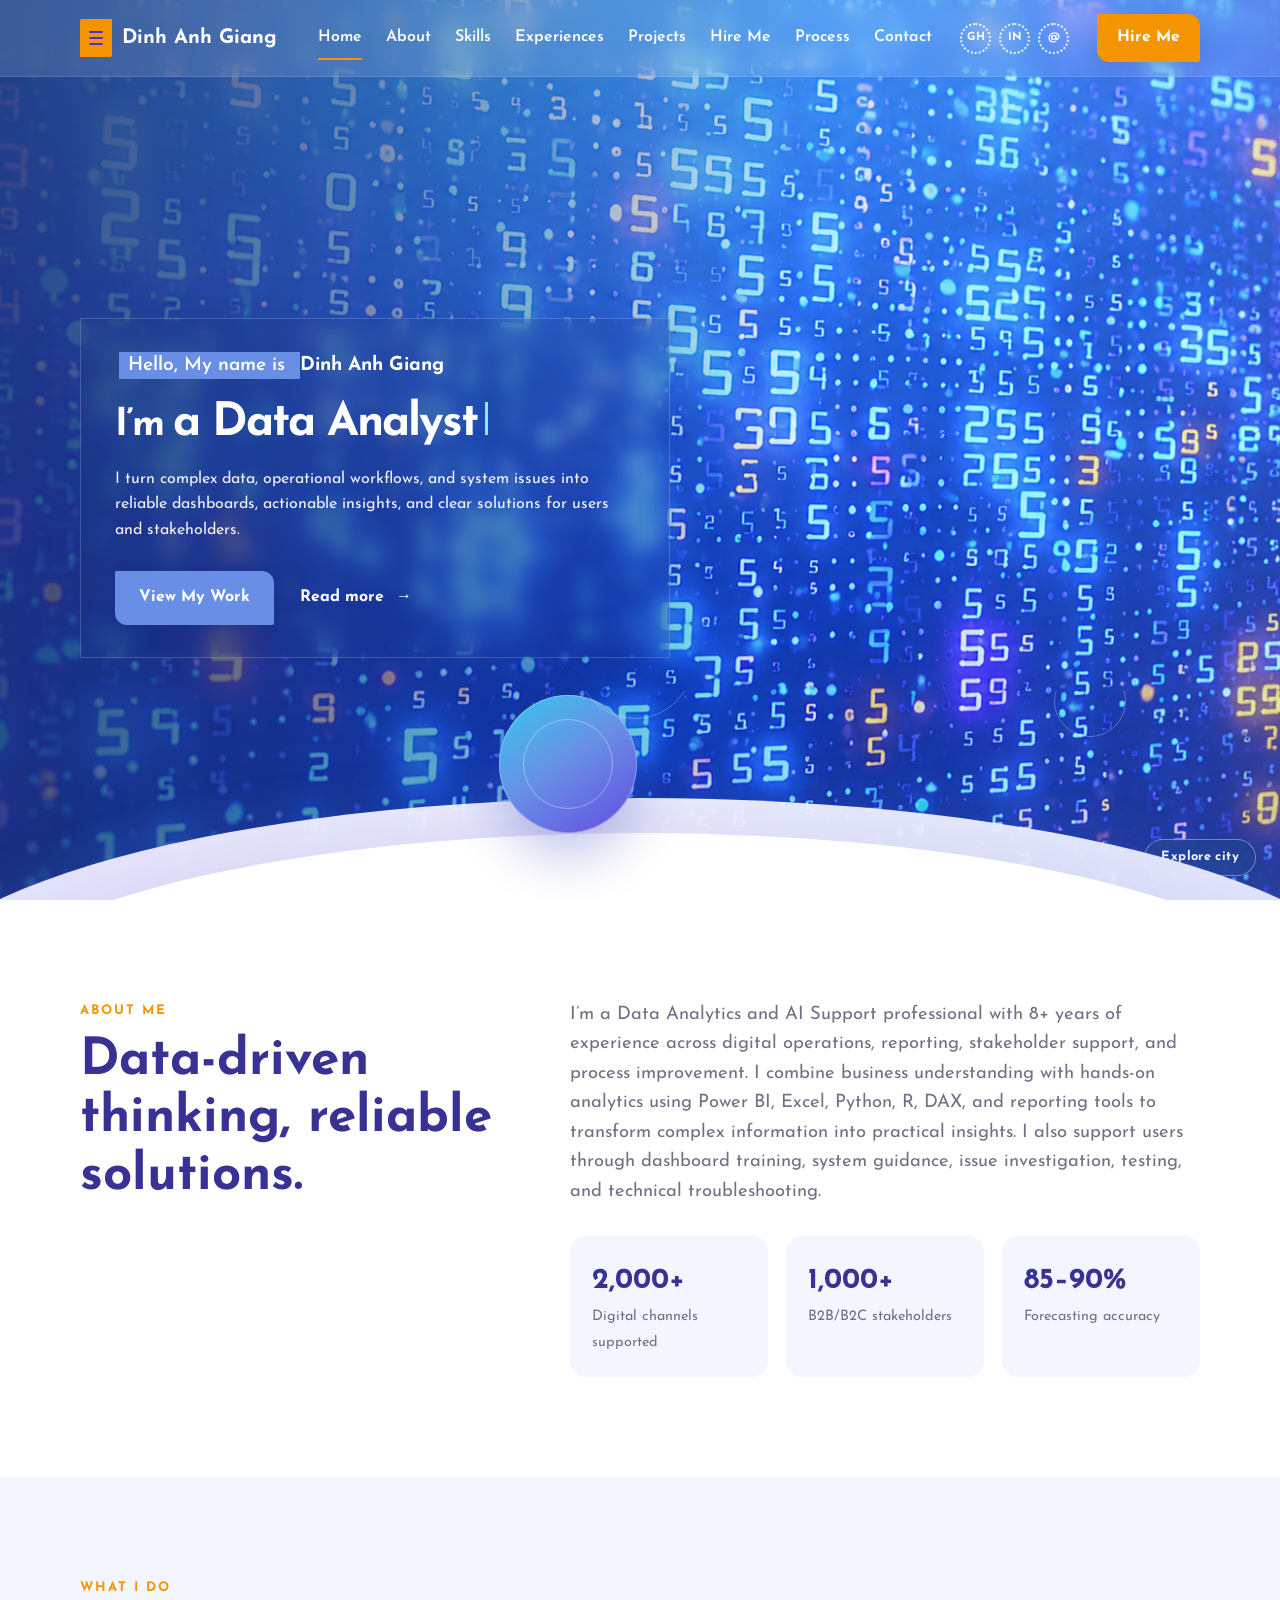
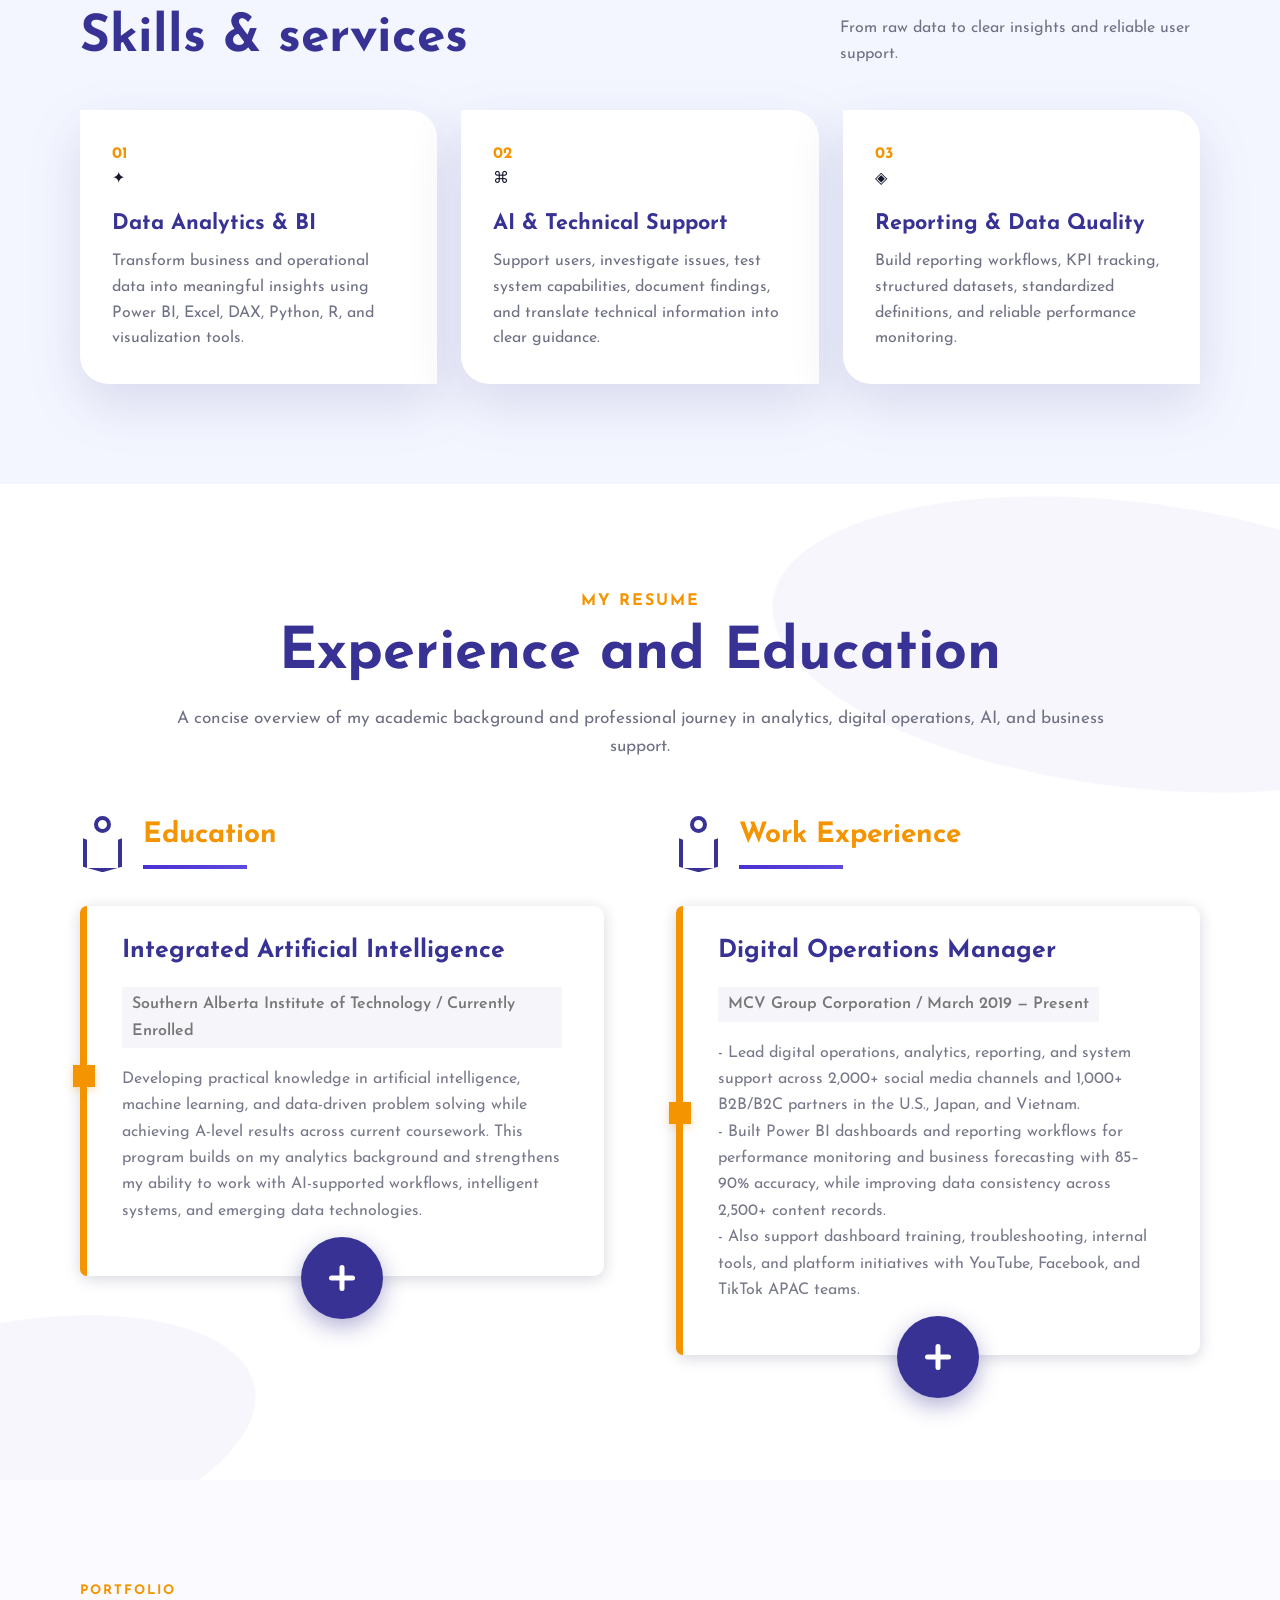
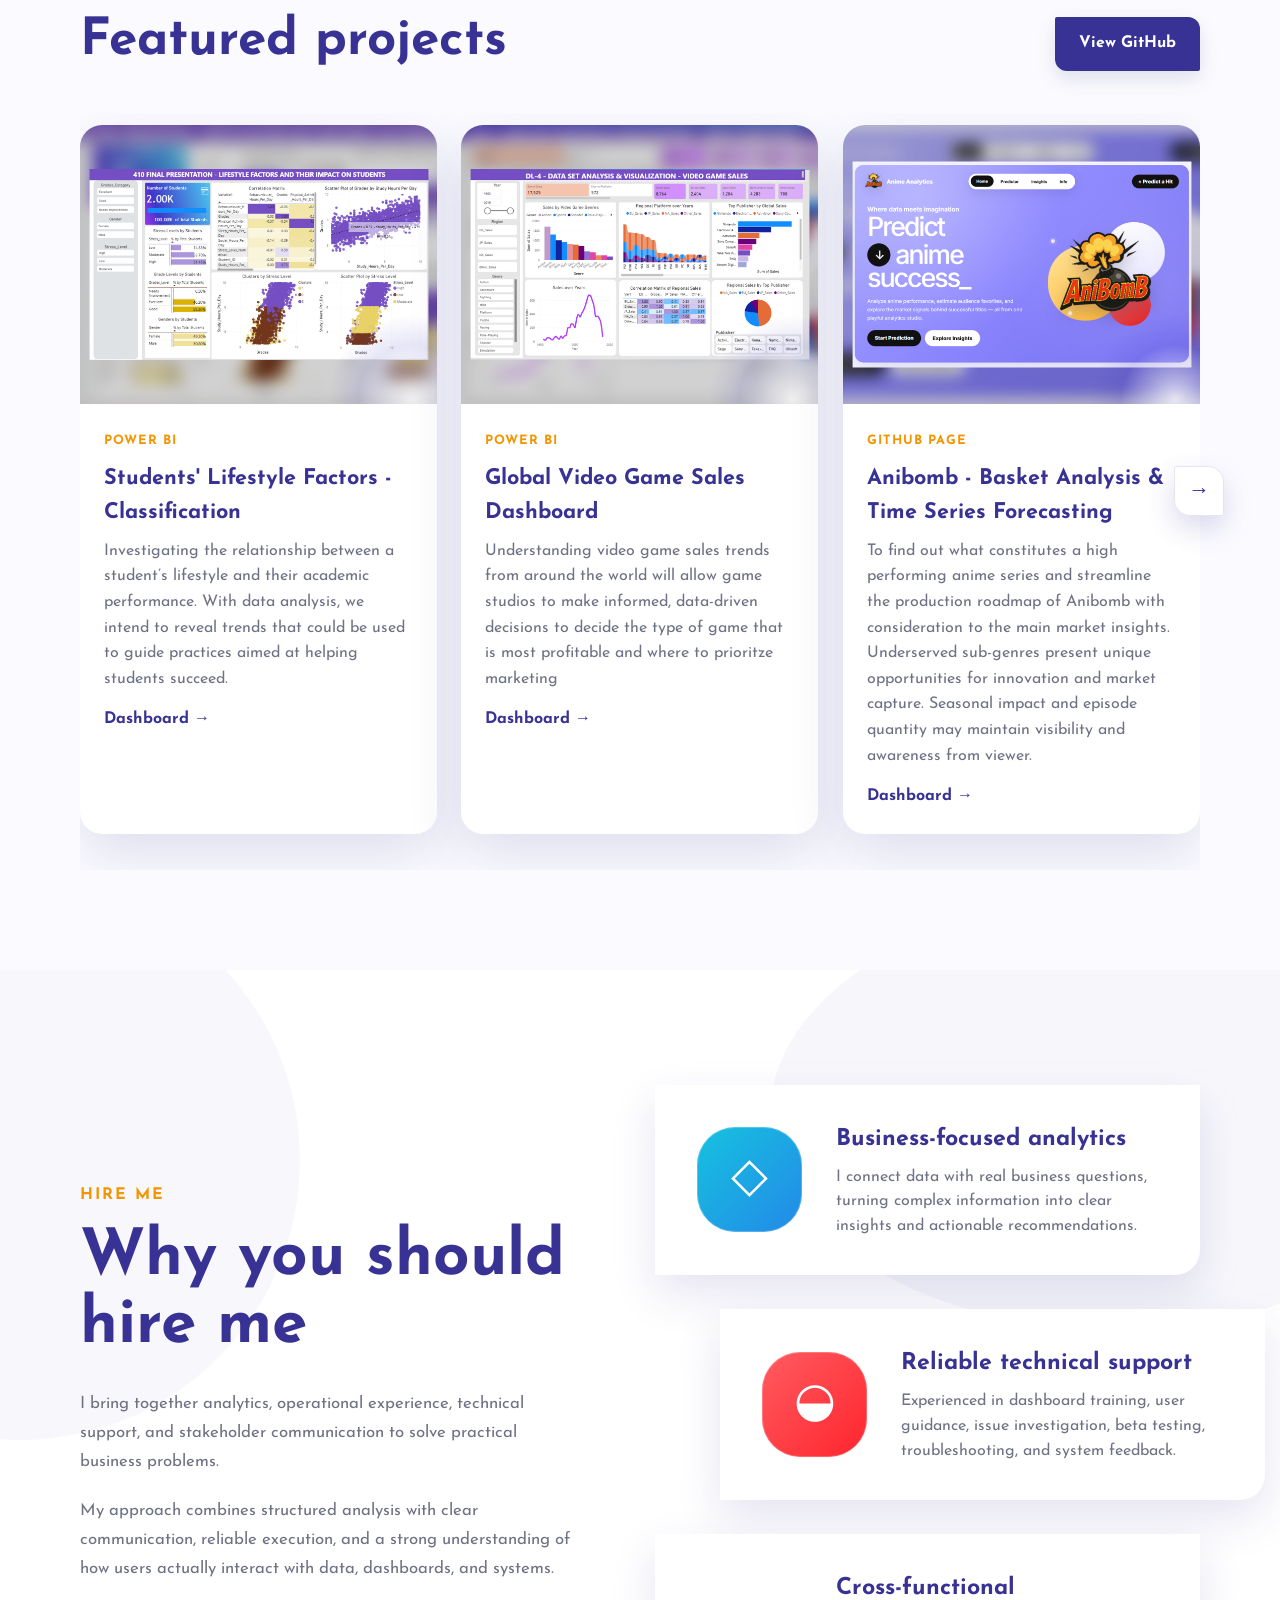
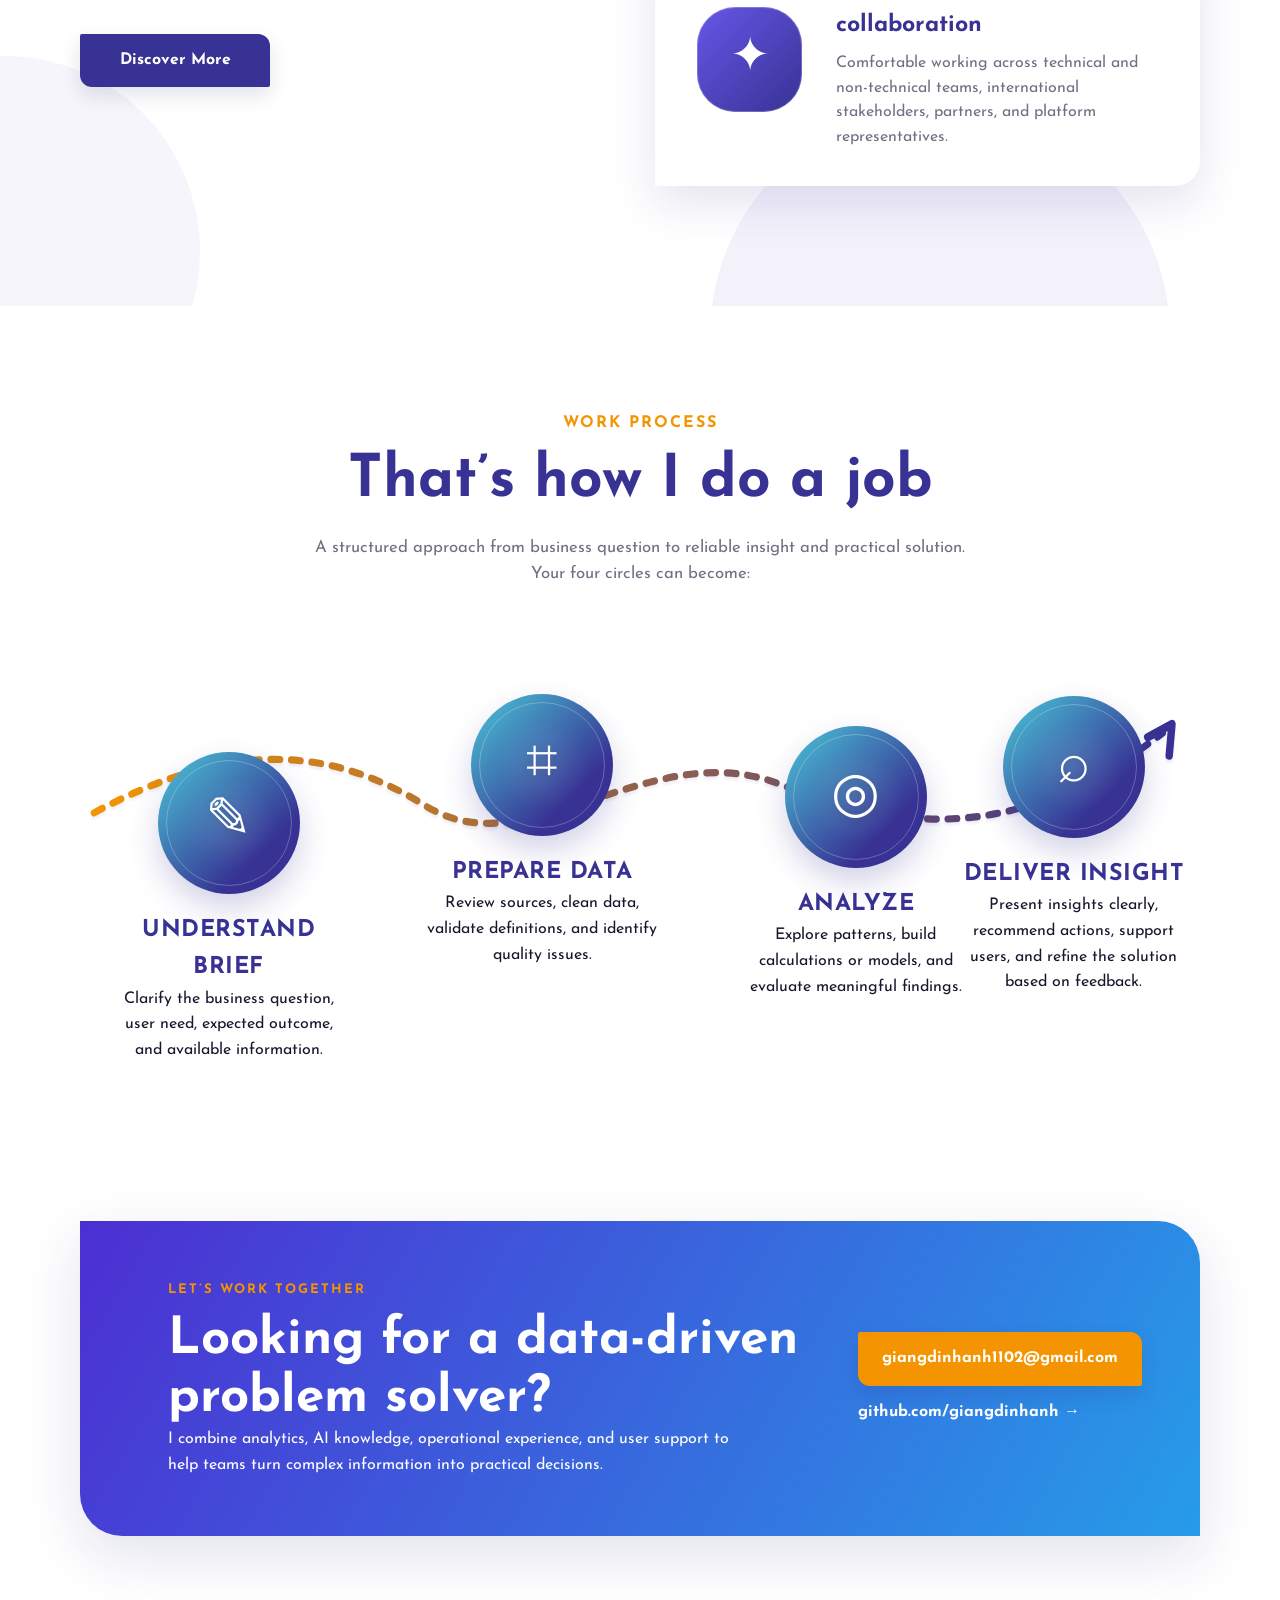
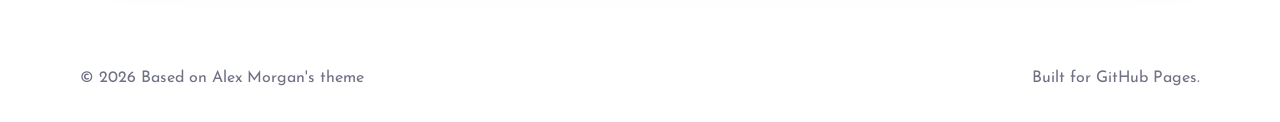
<file: index.html>
<!doctype html>
<html lang="en">
<head>
  <meta charset="utf-8" />
  <meta name="viewport" content="width=device-width, initial-scale=1" />
  <meta name="description" content="Animated designer portfolio landing page for GitHub Pages." />
  <title>Dinh Anh Giang — Data Analytics & AI</title>
  <link rel="preconnect" href="https://fonts.googleapis.com">
  <link rel="preconnect" href="https://fonts.gstatic.com" crossorigin>
  <link href="https://fonts.googleapis.com/css2?family=Josefin+Sans:wght@400;500;600;700&display=swap" rel="stylesheet">
  <link rel="stylesheet" href="styles.css" />
  <link rel="stylesheet" href="project-embed.css" />
</head>
<body>
  <div class="page-loader" aria-hidden="true"><div class="loader-mark"><span></span><span></span><span></span></div></div>
  <div class="scroll-progress" aria-hidden="true"></div>

  <header class="site-header" id="home">
    <div class="nav-wrap container">
      <a class="brand reveal-nav" href="#home" aria-label="Homepage">
        <span class="brand-icon" aria-hidden="true"><i></i><i></i><i></i></span>
        <span>Dinh Anh Giang</span>
      </a>
      <button class="menu-toggle" aria-expanded="false" aria-controls="site-nav">Menu</button>
      <nav id="site-nav" class="site-nav" aria-label="Main navigation">
        <a class="active reveal-nav" href="#home">Home</a>
        <a class="reveal-nav" href="#about">About</a>
        <a class="reveal-nav" href="#skills">Skills</a>
        <a class="reveal-nav" href="#experience">Experiences</a>
        <a class="reveal-nav" href="#work">Projects</a>
        <a class="reveal-nav" href="#hire-me">Hire Me</a>
        <a class="reveal-nav" href="#process">Process</a>
        <a class="reveal-nav" href="#contact">Contact</a>
      </nav>
      <div class="header-socials reveal-nav" aria-label="Social links">
        <a href="https://github.com/giangdinhanh" aria-label="GitHub">GH</a>
        <a href="https://www.linkedin.com/in/dinhanhgiang/" aria-label="LinkedIn">IN</a>
        <a href="mailto:giangdinhanh1102@gmail.com" aria-label="Email">@</a>
      </div>
      <a class="button button-orange nav-cta reveal-nav magnetic" href="mailto:giangdinhanh1102@gmail.com">Hire Me</a>
    </div>
  </header>

  <main>
    <section class="hero interactive-hero" data-interactive-hero tabindex="0" aria-label="Interactive futuristic city hero. Double-click or press Enter to explore the parallax scene.">
      <div class="hero-preview" aria-hidden="true">
        <img class="hero-preview-base" src="assets/hero/data-matrix.jpg.png" alt="">
        <img class="hero-preview-city" src="assets/hero/city-preview.png" alt="">
        <div class="hero-preview-tint"></div>
      </div>

      <div class="hero-parallax-scene" aria-hidden="true">
        <div class="hero-layer hero-layer-7" data-parallax-layer data-move="3" data-vmove="2" data-scale="1.01">
          <img src="assets/hero/layer-7-sky-clouds.png" alt="">
        </div>
        <div class="hero-layer hero-layer-6" data-parallax-layer data-move="5" data-vmove="3" data-scale="1.015">
          <img src="assets/hero/layer-6-skyline-vehicles.png" alt="">
        </div>
        <div class="hero-layer hero-layer-5" data-parallax-layer data-move="10" data-vmove="6" data-scale="1.02">
          <img src="assets/hero/layer-5-towers.png" alt="">
        </div>
        <div class="hero-layer hero-layer-4" data-parallax-layer data-move="16" data-vmove="10" data-scale="1.025">
          <img src="assets/hero/layer-4-midground.png" alt="">
        </div>
        <div class="hero-layer hero-layer-3" data-parallax-layer data-move="22" data-vmove="13" data-scale="1.03">
          <img src="assets/hero/layer-3-canal-boats.png" alt="">
        </div>
        <div class="hero-layer hero-layer-2" data-parallax-layer data-move="30" data-vmove="18" data-scale="1.04">
          <img src="assets/hero/layer-2-walkway-people.png" alt="">
        </div>
        <div class="hero-layer hero-layer-1" data-parallax-layer data-move="42" data-vmove="22" data-scale="1.05">
          <img src="assets/hero/layer-1-foreground.png" alt="">
        </div>
      </div>

      <div class="hero-reading-overlay" aria-hidden="true"></div>

      <div class="container hero-grid interactive-hero-grid">
        <div class="hero-copy interactive-hero-copy">
          <p class="eyebrow hero-line"><span>Hello, My name is </span> <strong>Dinh Anh Giang</strong></p>
          <h1 class="hero-line">I’m <span class="role-wrap"><span id="typed-role">a Data Analyst</span><i></i></span></h1>
          <p class="hero-text hero-line">I turn complex data, operational workflows, and system issues into reliable dashboards, actionable insights, and clear solutions for users and stakeholders.</p>
          <div class="hero-actions hero-line">
            <a class="button button-orange magnetic" href="#work">View My Work</a>
            <a class="text-link" href="#about">Read more <span>→</span></a>
          </div>
        </div>
      </div>

      <div class="hero-cursor-message" aria-hidden="true">
        <span class="hero-cursor-dot"></span>
        <span data-cursor-message>Double-click to explore</span>
      </div>

      <button class="hero-explore-button" type="button" data-explore-button aria-pressed="false">
        Explore Data city
      </button>

      <!-- Persistent decorative bubbles stay above both preview and expanded parallax modes. -->
      <div class="hero-bottom-bubbles" aria-hidden="true">
        <div class="hero-bottom-arc hero-bottom-arc-purple"></div>
        <div class="hero-bottom-arc hero-bottom-arc-white"></div>
        <div class="hero-floating-bubble"><span></span></div>
        <div class="hero-outline-bubble hero-outline-bubble-one"></div>
        <div class="hero-outline-bubble hero-outline-bubble-two"></div>
      </div>
    </section>

    <section class="section about" id="about">
      <div class="container split-grid">
        <div class="section-heading reveal">
          <span class="kicker">About me</span>
          <h2>Data-driven thinking, reliable solutions.</h2>
        </div>
        <div class="about-copy reveal">
          <p>I’m a Data Analytics and AI Support professional with 8+ years of experience across digital operations, reporting, stakeholder support, and process improvement. I combine business understanding with hands-on analytics using Power BI, Excel, Python, R, DAX, and reporting tools to transform complex information into practical insights. I also support users through dashboard training, system guidance, issue investigation, testing, and technical troubleshooting.</p>
          <div class="stats-grid">
            <div class="float-card"><strong>2,000+</strong><span>Digital channels supported</span></div>
            <div class="float-card"><strong>1,000+</strong><span>B2B/B2C stakeholders</span></div>
            <div class="float-card"><strong>85–90%</strong><span>Forecasting accuracy</span></div>
          </div>
        </div>
      </div>
    </section>

    <section class="section soft-section" id="skills">
      <div class="section-orb section-orb-a" aria-hidden="true"></div>
      <div class="section-orb section-orb-b" aria-hidden="true"></div>
      <div class="container">
        <div class="section-title-row reveal"><div><span class="kicker">What I do</span><h2>Skills & services</h2></div><p>From raw data to clear insights and reliable user support.</p></div>
        <div class="service-grid">
          <article class="service-card reveal tilt-card"><span>01</span><div class="service-icon">✦</div><h3>Data Analytics & BI</h3><p>Transform business and operational data into meaningful insights using Power BI, Excel, DAX, Python, R, and visualization tools.</p></article>
          <article class="service-card reveal tilt-card"><span>02</span><div class="service-icon">⌘</div><h3>AI & Technical Support</h3><p>Support users, investigate issues, test system capabilities, document findings, and translate technical information into clear guidance.</p></article>
          <article class="service-card reveal tilt-card"><span>03</span><div class="service-icon">◈</div><h3>Reporting & Data Quality</h3><p>Build reporting workflows, KPI tracking, structured datasets, standardized definitions, and reliable performance monitoring.</p></article>
        </div>
      </div>
    </section>

    <section class="section resume-section" id="experience">
      <div class="resume-bg-shape resume-bg-one" aria-hidden="true"></div>
      <div class="resume-bg-shape resume-bg-two" aria-hidden="true"></div>
      <div class="container">
        <header class="resume-heading reveal">
          <span class="kicker">My Resume</span>
          <h2>Experience and Education</h2>
          <p>A concise overview of my academic background and professional journey in analytics, digital operations, AI, and business support.</p>
        </header>

        <div class="resume-columns">
          <section class="resume-column reveal" aria-labelledby="education-title">
            <div class="resume-column-title">
              <div class="resume-title-icon" aria-hidden="true">
                <span class="icon-head"></span><span class="icon-book"></span>
              </div>
              <div><h3 id="education-title">Education</h3><span class="title-rule"></span></div>
            </div>

            <article class="resume-card" data-expand-card>
              <div class="resume-line" aria-hidden="true"><span class="moving-square"></span></div>
              <div class="resume-summary">
                <h4>Integrated Artificial Intelligence</h4>
                <p class="resume-meta">Southern Alberta Institute of Technology / Currently Enrolled</p>
                <p>Developing practical knowledge in artificial intelligence, machine learning, and data-driven problem solving while achieving A-level results across current coursework. This program builds on my analytics background and strengthens my ability to work with AI-supported workflows, intelligent systems, and emerging data technologies.</p>
              </div>
              <div class="resume-extra" id="education-more">
                <div class="resume-entry">
                  <h4>Data Analytics</h4>
                  <p class="resume-meta">Southern Alberta Institute of Technology / Completed with A+</p>
                  <p>Completed formal training in data analytics with an A+ academic result, strengthening my skills in data preparation, analysis, visualization, reporting, and business-focused interpretation. The program complements my professional experience working with dashboards, performance monitoring, and operational data.</p>
                </div>
                <div class="resume-entry">
                  <h4>Bachelor of Economics — Corporate Finance</h4>
                  <p class="resume-meta">Open University of Ho Chi Minh City</p>
                  <p>Built a strong foundation in economics, corporate finance, business performance, and financial decision-making. This background supports my ability to approach analytics from both a technical and business perspective, with a focus on translating data into practical recommendations.</p>
                </div>
              </div>
              <button class="resume-toggle" type="button" aria-expanded="false" aria-controls="education-more" aria-label="Show more education">
                <span class="toggle-bar toggle-horizontal"></span><span class="toggle-bar toggle-vertical"></span>
              </button>
            </article>
          </section>

          <section class="resume-column reveal" aria-labelledby="work-title">
            <div class="resume-column-title">
              <div class="resume-title-icon" aria-hidden="true">
                <span class="icon-head"></span><span class="icon-book"></span>
              </div>
              <div><h3 id="work-title">Work Experience</h3><span class="title-rule"></span></div>
            </div>

            <article class="resume-card" data-expand-card>
              <div class="resume-line" aria-hidden="true"><span class="moving-square"></span></div>
              <div class="resume-summary">
                <h4>Digital Operations Manager</h4>
                <p class="resume-meta">MCV Group Corporation / March 2019 — Present</p>
                <p>- Lead digital operations, analytics, reporting, and system support across 2,000+ social media channels and 1,000+ B2B/B2C partners in the U.S., Japan, and Vietnam.</p>
                <p>- Built Power BI dashboards and reporting workflows for performance monitoring and business forecasting with 85–90% accuracy, while improving data consistency across 2,500+ content records.</p>
                <p>- Also support dashboard training, troubleshooting, internal tools, and platform initiatives with YouTube, Facebook, and TikTok APAC teams.</p>
              </div>
              <div class="resume-extra" id="experience-more">
                <div class="resume-entry">
                  <h4>Social Media Executive</h4>
                  <p class="resume-meta">Blueseed Group / April 2018 — February 2019</p>
                  <p>- Planned and executed client social media activities using Excel and Google Sheets for research, benchmark analysis, audience targeting, platform selection, campaign tracking, and performance reporting.</p>
                  <p>- Monitored results through daily and weekly reports, identified performance opportunities, and adjusted advertising activities to increase engagement by at least 25%, achieve 110% of KPI, and use less than 70% of the allocated budget.</p>
                </div>
                <!-- <div class="resume-entry">
                  <h4>Junior Visual Designer</h4>
                  <p class="resume-meta">Brightfield Creative / 2018 - 2020</p>
                  <p>Produced digital campaigns, landing pages, and reusable brand assets for consumer clients.</p>
                </div> -->
              </div>
              <button class="resume-toggle" type="button" aria-expanded="false" aria-controls="experience-more" aria-label="Show more work experience">
                <span class="toggle-bar toggle-horizontal"></span><span class="toggle-bar toggle-vertical"></span>
              </button>
            </article>
          </section>
        </div>
      </div>
    </section>

    <section class="section work-section" id="work">
      <div class="container">
        <div class="section-title-row reveal"><div><span class="kicker">Portfolio</span><h2>Featured projects</h2></div><a class="button button-purple magnetic" href="https://github.com/" target="_blank" rel="noreferrer">View GitHub</a></div>
        <div class="project-carousel">

          <button
            class="project-arrow project-arrow-left"
            type="button"
            aria-label="Previous projects"
          >
            <span aria-hidden="true">←</span>
          </button>

          <div class="project-carousel-viewport">
            <div class="project-grid" id="project-grid">

              <!-- =====================================================
                   CASE STUDY 1 — POWER BI
              ====================================================== -->
              <article class="project-card reveal tilt-card">
                <div class="project-media">
                  <img src="assets/student_dashboard.png" alt="Blue analytics dashboard mockup">
                  <span class="project-glow"></span>
                </div>
                <div class="project-body">
                  <span>Power BI</span>
                  <h3>Students' Lifestyle Factors - Classification</h3>
                  <p>Investigating the relationship between a student’s lifestyle and their academic performance. With data analysis, we intend to reveal trends that could be used to guide practices aimed at helping students succeed.</p>
                  <a
                    class="case-study-toggle"
                    href="#"
                    data-project-title="Lifestyle Factors & Their Impact on Students"
                    data-project-platform="Microsoft Power BI"
                    data-embed-url="https://app.powerbi.com/view?r=eyJrIjoiYzQzMmQ1M2YtMGQ0Ni00YzE4LWE5MGEtZWZmMGM4Y2NmMzhmIiwidCI6ImY1MmYyMTgzLTlmNjctNGFkMi1iNjU2LTZmNzU0ZmUxOTZjYiIsImMiOjZ9"
                    aria-expanded="false"
                  >
                    Dashboard →
                  </a>
                </div>
              </article>
              <!-- END CASE STUDY 1 -->


              <!-- =====================================================
                   CASE STUDY 2 — POWER BI
              ====================================================== -->
              <article class="project-card reveal tilt-card">
                <div class="project-media">
                  <img src="assets/video_game_sale.png" alt="Analytics dashboard project">
                  <span class="project-glow"></span>
                </div>
                <div class="project-body">
                  <span>Power BI</span>
                  <h3>Global Video Game Sales Dashboard</h3>
                  <p>Understanding video game sales trends from around the world will allow game studios to make informed, data-driven decisions to decide the type of game that is most profitable and where to prioritze marketing</p>
                  <a
                    class="case-study-toggle"
                    href="#"
                    data-project-title="Global Video Game Sales"
                    data-project-platform="Microsoft Power BI"
                    data-embed-url="https://app.powerbi.com/view?r=eyJrIjoiNmYyNjdiNGEtZTgwMi00OGNiLWI4NjAtZDdhMTI5ZjdjMDJkIiwidCI6ImY1MmYyMTgzLTlmNjctNGFkMi1iNjU2LTZmNzU0ZmUxOTZjYiIsImMiOjZ9"
                    aria-expanded="false"
                  >
                    Dashboard →
                  </a>
                </div>
              </article>
              <!-- END CASE STUDY 2 -->


              <!-- =====================================================
                   CASE STUDY 3 — QUARTO / GITHUB PAGES
              ====================================================== -->
              <article class="project-card reveal tilt-card">
                <div class="project-media">
                  <img src="assets/anibomb.png" alt="Github page">
                  <span class="project-glow"></span>
                </div>
                <div class="project-body">
                  <span>GitHub Page</span>
                  <h3>Anibomb - Basket Analysis & Time Series Forecasting </h3>
                  <p>To find out what constitutes a high performing anime series and streamline the production roadmap of Anibomb with consideration to the main market insights. Underserved sub-genres present unique opportunities for innovation and market capture. Seasonal impact and episode quantity may maintain visibility and awareness from viewer.</p>
                  <a
                    class="case-study-toggle"
                    href="#"
                    data-project-title="Basket Analysis"
                    data-project-platform="GitHub Page"
                    data-embed-url="https://giangdinhanh.github.io/2025animefinalproject/index.html"
                    aria-expanded="false"
                  >
                    Dashboard →
                  </a>
                </div>
              </article>
              <!-- END CASE STUDY 3 -->


              <!-- =====================================================
                   CASE STUDY 4 — TEMPLATE
                   Duplicate this whole article for Case Study 5, 6, 7...
              ====================================================== -->
              <article class="project-card reveal tilt-card">
                <div class="project-media">
                  <img src="assets/churnguard.png" alt="Case study 4 dashboard">
                  <span class="project-glow"></span>
                </div>
                <div class="project-body">
                  <span>Flask</span>
                  <h3>ChurnGuard AI — Machine Learning</h3>
                  <p>ChurnGuard AI is a machine learning-powered solution designed to predict and prevent customer churn for businesses. This case study explores the integration of the ChurnGuard AI model with a Flask backend, enabling real-time predictions and actionable insights.</p>
                  <a
                    class="case-study-toggle"
                    href="#"
                    data-project-title="ChurnGuard AI — Machine Learning"
                    data-project-platform="Flask, KNN model, Postgres in production, SQLite locally"
                    data-embed-url="https://churnguard-ai-hzl2.onrender.com/"
                    aria-expanded="false"
                  >
                    Dashboard →
                  </a>
                </div>
              </article>
              <!-- END CASE STUDY 4 -->

              <!-- =====================================================
                  CASE STUDY 5 — HTML PROJECT
              ====================================================== -->
              <article class="project-card reveal tilt-card">

                <div class="project-media">
                  <img src="assets/lifespan.png" alt="Analytics dashboard project">
                  <span class="project-glow"></span>
                </div>

                <div class="project-body">

                  <span>R-Studio</span>

                  <h3>LifeSpan Initiative</h3>

                  <p>
                  To identify the most influential health, economic, and social factors affecting life expectancy, and to guide evidence-based policy for countries with low life expectancy.
                  </p>

                  <a
                    class="case-study-toggle"
                    href="#"
                    data-project-title="LifeSpan Initiative - Multiple Regression"
                    data-project-platform="R-Studio"
                    data-embed-url="projects/420 - Final Project - Dinh Anh Giang.html"
                    aria-expanded="false"
                  >
                    Dashboard →
                  </a>

                </div>
              </article>
              <!-- END CASE STUDY 5 -->

               <!-- =====================================================
               CASE STUDY 6 — VANCASA
              ====================================================== -->
              <article class="project-card reveal tilt-card">
                <div class="project-media">
                  <img src="assets/vancasa_preview.png" alt="Vancasa Vancouver Airbnb prediction platform">
                  <span class="project-glow"></span>
                </div>

                <div class="project-body">
                  <span>Machine Learning / Flask</span>

                  <h3>Vancasa Airbnb - Price Prediction</h3>

                  <p>
                    A Vancouver Airbnb analytics and prediction platform designed to explore
                    listing performance, market insights, and data-driven recommendations.
                  </p>

                  <a
                    class="case-study-toggle"
                    href="#"
                    data-project-title="Vancasa Airbnb Price Prediction"
                    data-project-platform="Flask / Machine Learning"
                    data-embed-url="https://vancasa.nobittech.com/"
                    aria-expanded="false"
                  >
                    Dashboard →
                  </a>
                </div>
              </article>
              <!-- END CASE STUDY 6 -->

            </div>
          </div>

          <button
            class="project-arrow project-arrow-right"
            type="button"
            aria-label="Next projects"
          >
            <span aria-hidden="true">→</span>
          </button>

        </div>

        <div class="project-embed-panel" id="project-embed-panel" aria-hidden="true">
          <div class="project-embed-inner">
            <div class="project-embed-header">
              <div>
                <span class="project-embed-platform" id="project-embed-platform">Interactive project</span>
                <h3 id="project-embed-title">Project dashboard</h3>
              </div>
              <button class="project-embed-close" id="project-embed-close" type="button" aria-label="Close interactive project"><span></span><span></span></button>
            </div>
            <div class="project-embed-frame-wrap">
              <div class="project-embed-loader" id="project-embed-loader"><span></span><p>Loading interactive dashboard…</p></div>
              <iframe id="project-embed-frame" title="Interactive project dashboard" loading="lazy" allowfullscreen referrerpolicy="strict-origin-when-cross-origin"></iframe>
            </div>
          </div>
        </div>
      </div>
    </section>

    <section class="section hire-section" id="hire-me">
      <div class="hire-bubble hire-bubble-a" aria-hidden="true"></div>
      <div class="hire-bubble hire-bubble-b" aria-hidden="true"></div>
      <div class="hire-bubble hire-bubble-c" aria-hidden="true"></div>
      <div class="hire-bubble hire-bubble-d" aria-hidden="true"></div>
      <div class="container hire-grid">
        <div class="hire-copy reveal">
          <span class="kicker">Hire me</span>
          <h2>Why you should hire me</h2>
          <p>I bring together analytics, operational experience, technical support, and stakeholder communication to solve practical business problems.</p>
          <p>My approach combines structured analysis with clear communication, reliable execution, and a strong understanding of how users actually interact with data, dashboards, and systems.</p>
          <a class="button button-purple magnetic" href="#contact">Discover More</a>
        </div>
        <div class="hire-cards" aria-label="Reasons to hire me">
          <article class="hire-card reveal">
            <div class="hire-card-icon icon-cyan" aria-hidden="true">◇</div>
            <div><h3>Business-focused analytics</h3><p>I connect data with real business questions, turning complex information into clear insights and actionable recommendations.</p></div>
          </article>
          <article class="hire-card reveal">
            <div class="hire-card-icon icon-red" aria-hidden="true">◒</div>
            <div><h3>Reliable technical support</h3><p>Experienced in dashboard training, user guidance, issue investigation, beta testing, troubleshooting, and system feedback.</p></div>
          </article>
          <article class="hire-card reveal">
            <div class="hire-card-icon icon-violet" aria-hidden="true">✦</div>
            <div><h3>Cross-functional collaboration</h3><p>Comfortable working across technical and non-technical teams, international stakeholders, partners, and platform representatives.</p></div>
          </article>
        </div>
      </div>
    </section>

    <section class="section process-section" id="process">
      <div class="container">
        <header class="process-heading reveal">
          <span class="kicker">Work process</span>
          <h2>That’s how I do a job</h2>
          <p>A structured approach from business question to reliable insight and practical solution.</p>
          <p>Your four circles can become:</p>

        </header>
        <div class="process-map reveal">
          <svg class="process-path" viewBox="0 0 1200 230" preserveAspectRatio="none" aria-hidden="true">
            <defs>
              <linearGradient id="processGradient" x1="0" x2="1">
                <stop offset="0" stop-color="#f39400"/>
                <stop offset="1" stop-color="#373293"/>
              </linearGradient>
            </defs>
            <path d="M15 132 C150 65 260 62 370 125 S610 54 750 104 S1010 158 1160 54" fill="none" stroke="url(#processGradient)" stroke-width="7" stroke-linecap="round" stroke-dasharray="10 12"/>
            <path d="M1144 58 L1170 45 L1167 76" fill="none" stroke="#373293" stroke-width="8" stroke-linecap="round" stroke-linejoin="round"/>
          </svg>
          <div class="process-step step-one">
            <div class="process-circle"><span class="process-flash"></span><span class="process-icon">✎</span></div>
            <h3>UNDERSTAND BRIEF</h3>
            <p>Clarify the business question, user need, expected outcome, and available information.</p>
          </div>
          <div class="process-step step-two">
            <div class="process-circle"><span class="process-flash"></span><span class="process-icon">⌗</span></div>
            <h3>PREPARE DATA</h3>
            <p>Review sources, clean data, validate definitions, and identify quality issues.</p>
          </div>
          <div class="process-step step-three">
            <div class="process-circle"><span class="process-flash"></span><span class="process-icon">◎</span></div>
            <h3>ANALYZE</h3>
            <p>Explore patterns, build calculations or models, and evaluate meaningful findings.</p>
          </div>
          <div class="process-step step-four">
            <div class="process-circle"><span class="process-flash"></span><span class="process-icon">⌕</span></div>
            <h3>DELIVER INSIGHT</h3>
            <p>Present insights clearly, recommend actions, support users, and refine the solution based on feedback.</p>
          </div>
        </div>
      </div>
    </section>

    <section class="section contact-section" id="contact">
      <div class="container contact-card reveal">
        <div class="contact-orbit" aria-hidden="true"><span></span></div>
        <div><span class="kicker">Let’s work together</span><h2>Looking for a data-driven problem solver?</h2><p>I combine analytics, AI knowledge, operational experience, and user support to help teams turn complex information into practical decisions.</p></div>
        <div class="contact-actions"><a class="button button-orange magnetic" href="mailto:hello@example.com">giangdinhanh1102@gmail.com</a><a class="text-link light" href="https://github.com/giangdinhanh" target="_blank" rel="noreferrer">github.com/giangdinhanh →</a></div>
      </div>
    </section>
  </main>

  <footer><div class="container footer-row"><p>© <span id="year"></span> Based on Alex Morgan's theme</p><p>Built for GitHub Pages.</p></div></footer>
  <script src="script.js"></script>
  <script src="project-embed.js"></script>
</body>
</html>
</file>
<file: styles.css>
:root{--purple:#4c2fd2;--blue:#269ce8;--navy:#373293;--orange:#f39400;--ink:#17182d;--muted:#6f7184;--soft:#f4f6ff;--white:#fff;--shadow:0 20px 55px rgba(47,52,132,.14)}
*{box-sizing:border-box;margin:0;padding:0}html{scroll-behavior:smooth}body{font-family:'Josefin Sans',sans-serif;color:var(--ink);background:#fff;line-height:1.6;overflow-x:hidden}img{display:block;max-width:100%}a{text-decoration:none;color:inherit}.container{width:min(1120px,calc(100% - 40px));margin-inline:auto}.site-header{position:absolute;inset:0 0 auto;z-index:20;background:rgba(255,255,255,.12);border-bottom:1px solid rgba(255,255,255,.13);backdrop-filter:blur(10px)}.nav-wrap{height:76px;display:flex;align-items:center;gap:28px}.brand{display:flex;align-items:center;gap:10px;color:#fff;font-weight:700;font-size:1.25rem;white-space:nowrap}.brand-icon{display:grid;place-items:center;width:32px;height:38px;background:var(--orange);color:var(--purple);font-size:1.4rem}.site-nav{display:flex;gap:24px;margin-left:auto}.site-nav a{color:#fff;font-weight:600;position:relative}.site-nav a:after{content:"";position:absolute;left:0;bottom:-9px;width:0;height:2px;background:var(--orange);transition:.25s}.site-nav a:hover:after,.site-nav a.active:after{width:100%}.button{display:inline-flex;align-items:center;justify-content:center;padding:14px 24px;border-radius:2px 12px 2px 12px;font-weight:700;transition:.25s;box-shadow:0 8px 20px rgba(20,25,80,.12)}.button:hover{transform:translateY(-3px)}.button-orange{background:var(--orange);color:#fff}.button-purple{background:var(--navy);color:#fff}.nav-cta{padding:11px 20px}.menu-toggle{display:none}.hero{position:relative;min-height:760px;color:#fff;background:linear-gradient(115deg,var(--purple),var(--blue));overflow:hidden;padding-top:76px}.hero-grid{display:grid;grid-template-columns:1fr 1fr;align-items:center;min-height:650px;position:relative;z-index:3}.hero-copy{padding-top:20px}.eyebrow{font-size:1.2rem;font-weight:600}.eyebrow span{background:var(--orange);padding:4px 9px;margin-left:4px}.hero h1{
  font-size:clamp(1.8rem,3vw,3.5rem);
  line-height:1.02;
  margin:18px 0 20px;
  letter-spacing:-2px;
}#typed-role{  font-size:1.2em;}line-height:1.02;margin:18px 0 20px;letter-spacing:-2px}.hero-text{max-width:560px;font-size:1.08rem}.hero-actions{display:flex;align-items:center;gap:26px;margin-top:28px}.text-link{font-weight:700;color:var(--navy)}.text-link span{margin-left:7px}.hero .text-link{color:#fff}.hero-visual{position:relative;min-height:540px;display:grid;place-items:center}.portrait-shell{width:min(500px,90%);aspect-ratio:1;border-radius:48% 52% 46% 54% / 57% 44% 56% 43%;overflow:hidden;background:#fff;box-shadow:0 35px 65px rgba(15,22,90,.28);animation:float 5s ease-in-out infinite}.portrait-shell img{width:100%;height:100%;object-fit:cover}.floating-card{position:absolute;background:#fff;color:var(--navy);padding:14px 17px;border-radius:15px;box-shadow:var(--shadow);display:flex;flex-direction:column}.floating-card strong{font-size:1.45rem}.floating-card span{font-size:.78rem;color:var(--muted)}.card-one{left:1%;top:25%}.card-two{right:1%;bottom:18%}.hero-orb{position:absolute;border-radius:50%;filter:blur(.2px);opacity:.5}.hero-orb-a{width:130px;height:130px;right:-20px;top:-25px;background:linear-gradient(#17e3e7,#7853e8)}.hero-orb-b{width:90px;height:90px;left:35%;bottom:140px;background:linear-gradient(135deg,#02e4ed,#6547dc)}.hero-wave{position:absolute;bottom:-1px;left:-3%;width:106%;height:160px;background:#fff;border-radius:50% 50% 0 0 / 100% 100% 0 0;transform:translateY(70%)}.section{padding:100px 0}.split-grid,.timeline-layout{display:grid;grid-template-columns:.8fr 1.2fr;gap:70px}.kicker{display:block;color:var(--orange);font-weight:700;text-transform:uppercase;letter-spacing:2px;font-size:.82rem;margin-bottom:12px}.section h2{font-size:clamp(2.1rem,4vw,3.5rem);line-height:1.12;color:var(--navy)}.about-copy>p{font-size:1.15rem;color:var(--muted)}.stats-grid{display:grid;grid-template-columns:repeat(3,1fr);gap:18px;margin-top:30px}.stats-grid div{padding:22px;background:var(--soft);border-radius:16px}.stats-grid strong{display:block;color:var(--navy);font-size:1.8rem}.stats-grid span{color:var(--muted);font-size:.9rem}.soft-section{background:var(--soft)}.section-title-row{display:flex;justify-content:space-between;align-items:end;gap:30px;margin-bottom:42px}.section-title-row>p{max-width:360px;color:var(--muted)}.service-grid{display:grid;grid-template-columns:repeat(3,1fr);gap:24px}.service-card{background:#fff;padding:32px;border-radius:0 28px 0 28px;box-shadow:var(--shadow);transition:.25s}.service-card:hover{transform:translateY(-7px)}.service-card>span{color:var(--orange);font-weight:700}.service-card h3{color:var(--navy);font-size:1.35rem;margin:14px 0 8px}.service-card p{color:var(--muted)}.timeline{border-left:2px solid #d9dcf5;padding-left:34px}.timeline-item{position:relative;display:grid;grid-template-columns:120px 1fr;gap:25px;padding:0 0 42px}.timeline-item:before{content:"";position:absolute;left:-43px;top:7px;width:16px;height:16px;border-radius:50%;background:var(--orange);border:5px solid #fff;box-shadow:0 0 0 2px var(--orange)}.year{color:var(--orange);font-weight:700}.timeline h3{color:var(--navy);font-size:1.25rem}.timeline p{color:var(--muted)}.work-section{background:#fbfbff}.project-grid{display:grid;grid-template-columns:repeat(3,1fr);gap:24px}.project-card{overflow:hidden;background:#fff;border-radius:22px;box-shadow:var(--shadow)}.project-card img{aspect-ratio:1.28;object-fit:cover;background:#e8edff}.project-body{padding:24px}.project-body>span{color:var(--orange);font-size:.8rem;text-transform:uppercase;font-weight:700;letter-spacing:1px}.project-body h3{color:var(--navy);font-size:1.35rem;margin:8px 0}.project-body p{color:var(--muted);margin-bottom:15px}.project-body a{color:var(--navy);font-weight:700}.contact-section{padding-top:40px}.contact-card{background:linear-gradient(120deg,var(--purple),var(--blue));color:#fff;border-radius:0 42px 0 42px;padding:58px;display:flex;justify-content:space-between;align-items:center;gap:30px;box-shadow:var(--shadow)}.contact-card h2{color:#fff}.contact-card p{max-width:580px}.contact-actions{display:flex;flex-direction:column;align-items:flex-start;gap:14px}.text-link.light{color:#fff}footer{padding:30px 0;color:var(--muted)}.footer-row{display:flex;justify-content:space-between}.reveal{opacity:0;transform:translateY(25px);transition:opacity .7s ease,transform .7s ease}.reveal.visible{opacity:1;transform:none}@keyframes float{50%{transform:translateY(-12px)}}
@media(max-width:900px){.site-nav{position:absolute;top:76px;left:20px;right:20px;display:none;flex-direction:column;background:#fff;padding:22px;border-radius:14px;box-shadow:var(--shadow)}.site-nav.open{display:flex}.site-nav a{color:var(--navy)}.menu-toggle{display:block;margin-left:auto;background:transparent;border:1px solid rgba(255,255,255,.5);color:#fff;padding:8px 12px;border-radius:8px}.nav-cta{display:none}.hero-grid{grid-template-columns:1fr;padding-top:65px}.hero{min-height:1000px}.hero-copy{text-align:center}.hero-text{margin-inline:auto}.hero-actions{justify-content:center}.hero-visual{min-height:440px}.portrait-shell{width:min(430px,80%)}.split-grid,.timeline-layout{grid-template-columns:1fr;gap:35px}.service-grid,.project-grid{grid-template-columns:1fr 1fr}.contact-card{flex-direction:column;align-items:flex-start}}
@media(max-width:620px){.container{width:min(100% - 28px,1120px)}.hero{min-height:900px}.hero-grid{min-height:800px}.hero h1{font-size:3.2rem}.hero-actions{flex-direction:column}.hero-visual{min-height:360px}.floating-card{display:none}.section{padding:75px 0}.stats-grid,.service-grid,.project-grid{grid-template-columns:1fr}.section-title-row{align-items:flex-start;flex-direction:column}.timeline-item{grid-template-columns:1fr;gap:5px}.contact-card{padding:36px 24px}.footer-row{flex-direction:column;gap:5px}}
@media(prefers-reduced-motion:reduce){html{scroll-behavior:auto}.portrait-shell{animation:none}.reveal{opacity:1;transform:none;transition:none}}

/* Expandable education and experience section */
.resume-section{position:relative;overflow:hidden;background:#fff;padding:105px 0 125px}
.resume-bg-shape{position:absolute;border-radius:50%;pointer-events:none;background:#f7f6fc;filter:blur(.1px)}
.resume-bg-one{width:720px;height:285px;right:-210px;top:18px;transform:rotate(7deg)}
.resume-bg-two{width:520px;height:230px;left:-260px;bottom:-75px;transform:rotate(-12deg)}
.resume-heading{position:relative;z-index:2;text-align:center;max-width:980px;margin:0 auto 56px}
.resume-heading .kicker{font-size:1rem;color:var(--orange);margin-bottom:8px}
.resume-heading h2{font-size:clamp(2.5rem,4.5vw,4rem);color:var(--navy);margin-bottom:18px}
.resume-heading p{color:var(--muted);font-size:1.08rem}
.resume-columns{
  position:relative;
  z-index:2;
  display:grid;
  grid-template-columns:repeat(2,minmax(0,1fr));
  gap:72px;

  align-items:start;
}
.resume-column-title{display:flex;align-items:center;gap:18px;margin-bottom:34px;color:var(--navy)}
.resume-column-title h3{font-size:1.75rem;color:var(--orange);line-height:1.1}
.title-rule{display:block;width:104px;height:4px;background:linear-gradient(90deg,var(--purple),#5b4adc);margin-top:14px}
.resume-title-icon{position:relative;width:45px;height:56px;flex:0 0 45px}
.icon-head{position:absolute;width:17px;height:17px;border:4px solid var(--navy);border-radius:50%;left:14px;top:0;background:#fff}
.icon-book{position:absolute;width:39px;height:34px;border:4px solid var(--navy);border-top:0;left:3px;bottom:0;clip-path:polygon(0 0,50% 22%,100% 0,100% 84%,50% 100%,0 84%)}
.resume-card{
  position:relative;
  background:#fff;
  border-radius:11px;
  box-shadow:0 3px 15px rgba(24,29,73,.18);
  padding:30px 42px 52px 42px;

  /* important */
  height:auto;
  min-height:0;

  overflow:visible;

  transition:
    box-shadow .35s ease,
    transform .35s ease;
}

.resume-column{
  align-self:start;
  height:auto;
}

.resume-card:hover{
  box-shadow:0 16px 40px rgba(55,50,147,.18);
  transform:translateY(-3px);
}

.resume-line{
  position:absolute;
  left:0;
  top:0;
  bottom:0;
  width:7px;
  border-radius:11px 0 0 11px;
  background:var(--orange);
  overflow:visible;
}

.moving-square{
  position:absolute;
  left:50%;
  width:22px;
  height:22px;
  background:var(--orange);
  transform:translate(-50%,-50%);
  top:46%;
  box-shadow:0 3px 8px rgba(243,148,0,.28);
  animation:markerTravel 3.6s ease-in-out infinite;
}

.resume-card h4{
  color:var(--navy);
  font-size:1.55rem;
  line-height:1.25;
  margin-bottom:20px;
}

.resume-card p{
  color:#77798a;
  font-size:1rem;
  line-height:1.65;
}

.resume-meta{
  display:inline-block;
  background:#f6f5fa;
  padding:4px 10px;
  margin-bottom:18px;
  font-weight:600;
  color:#777!important;
}


/* =========================================
   HIDDEN CONTENT
   Completely zero height when card is closed
========================================= */

.resume-extra{
  max-height:0;
  overflow:hidden;
  opacity:0;
  margin:0;
  padding:0;

  transition:
    max-height .65s cubic-bezier(.22,1,.36,1),
    opacity .35s ease,
    margin .5s ease;
}


/* Open when + is clicked */

.resume-card.expanded .resume-extra{
  max-height:1200px;
  opacity:1;
  margin-top:28px;
}


/* Extra résumé entries */

.resume-entry{
  padding-top:25px;
  border-top:1px solid #ecebf6;
}

.resume-entry + .resume-entry{
  margin-top:24px;
}
.resume-toggle{position:absolute;left:50%;bottom:-43px;transform:translateX(-50%);width:82px;height:82px;border:0;border-radius:50%;background:var(--navy);cursor:pointer;box-shadow:0 0 0 0 rgba(55,50,147,.42),0 8px 22px rgba(55,50,147,.38);animation:toggleGlow 2s ease-out infinite;transition:transform .3s ease,background .3s ease,box-shadow .3s ease}
.resume-toggle:hover{transform:translateX(-50%) scale(1.08);background:#443abd}
.resume-toggle:focus-visible{outline:4px solid rgba(243,148,0,.55);outline-offset:5px}
.toggle-bar{position:absolute;left:50%;top:50%;width:26px;height:5px;border-radius:5px;background:#fff;transform:translate(-50%,-50%);transition:transform .45s cubic-bezier(.2,.8,.2,1),opacity .3s ease}
.toggle-vertical{transform:translate(-50%,-50%) rotate(90deg)}
.resume-card.expanded .toggle-vertical{transform:translate(-50%,-50%) rotate(180deg);opacity:0}
.resume-card.expanded .resume-toggle{animation:toggleGlowOpen 2s ease-out infinite}
@keyframes markerTravel{0%,100%{top:18%}50%{top:82%}}
@keyframes toggleGlow{0%{box-shadow:0 0 0 0 rgba(55,50,147,.45),0 8px 22px rgba(55,50,147,.38)}70%{box-shadow:0 0 0 18px rgba(55,50,147,0),0 8px 22px rgba(55,50,147,.38)}100%{box-shadow:0 0 0 0 rgba(55,50,147,0),0 8px 22px rgba(55,50,147,.38)}}
@keyframes toggleGlowOpen{0%{box-shadow:0 0 0 0 rgba(243,148,0,.38),0 8px 22px rgba(55,50,147,.38)}70%{box-shadow:0 0 0 18px rgba(243,148,0,0),0 8px 22px rgba(55,50,147,.38)}100%{box-shadow:0 0 0 0 rgba(243,148,0,0),0 8px 22px rgba(55,50,147,.38)}}
@media(max-width:900px){.resume-columns{grid-template-columns:1fr;gap:92px}.resume-section{padding-bottom:140px}.resume-bg-one{right:-430px}.resume-column-title{margin-bottom:28px}}
@media(max-width:620px){.resume-card{padding:26px 25px 52px 31px}.resume-card h4{font-size:1.3rem}.resume-toggle{width:70px;height:70px;bottom:-36px}.resume-columns{gap:82px}.resume-heading{margin-bottom:45px}.resume-column-title h3{font-size:1.5rem}.moving-square{width:18px;height:18px}}
@media(prefers-reduced-motion:reduce){.moving-square,.resume-toggle,.resume-card.expanded .resume-toggle{animation:none}.resume-extra,.resume-entry,.toggle-bar{transition:none}}

/* Hire me section */
.hire-section{position:relative;overflow:hidden;background:#fff;padding:115px 0 120px}
.hire-grid{position:relative;z-index:2;display:grid;grid-template-columns:minmax(0,.95fr) minmax(520px,1.05fr);gap:82px;align-items:center}
.hire-copy .kicker{color:var(--orange);font-size:1rem}
.hire-copy h2{font-size:clamp(2.7rem,5vw,4.7rem);line-height:1.06;color:var(--navy);margin:16px 0 30px;max-width:650px}
.hire-copy p{color:var(--muted);font-size:1.05rem;line-height:1.72;margin-bottom:20px;max-width:700px}
.hire-copy .button{margin-top:30px;min-width:190px;text-align:center}
.hire-cards{display:grid;gap:34px}
.hire-card{position:relative;display:grid;grid-template-columns:105px 1fr;gap:34px;align-items:center;background:#fff;padding:36px 42px;border-radius:0 0 25px 0;box-shadow:0 18px 45px rgba(55,50,147,.13);transition:transform .45s cubic-bezier(.2,.8,.2,1),box-shadow .45s ease}
.hire-card:nth-child(2){transform:translateX(65px)}
.hire-card:hover{transform:translateY(-8px)}
.hire-card:nth-child(2):hover{transform:translate(65px,-8px)}
.hire-card h3{font-size:1.45rem;color:var(--navy);margin-bottom:7px}
.hire-card p{color:var(--muted);line-height:1.55}
.hire-card-icon{width:105px;height:105px;border-radius:38px;display:grid;place-items:center;color:#fff;font-size:3rem;box-shadow:inset 0 0 0 1px rgba(255,255,255,.24);animation:hireIconFloat 4.6s ease-in-out infinite}
.hire-card:nth-child(2) .hire-card-icon{animation-delay:-1.4s}.hire-card:nth-child(3) .hire-card-icon{animation-delay:-2.8s}
.icon-cyan{background:linear-gradient(135deg,#16c2df,#2389e8)}.icon-red{background:linear-gradient(135deg,#ff5b61,#ff252d)}.icon-violet{background:linear-gradient(135deg,#6657e8,#373293)}
.hire-bubble{position:absolute;border-radius:50%;pointer-events:none;opacity:.78;filter:blur(.2px);animation:hireBubbleFloat 9s ease-in-out infinite}
.hire-bubble-a{width:560px;height:560px;left:-260px;top:-90px;background:#f7f6fc}
.hire-bubble-b{width:690px;height:430px;right:-180px;top:-70px;background:#f6f5fb;animation-delay:-3s}
.hire-bubble-c{width:390px;height:390px;left:-190px;bottom:-140px;background:#f4f3fb;animation-delay:-5s}
.hire-bubble-d{width:460px;height:460px;right:110px;bottom:-260px;background:rgba(235,233,249,.72);animation-delay:-7s}
@keyframes hireBubbleFloat{0%,100%{transform:translate3d(0,0,0) scale(1)}35%{transform:translate3d(26px,-18px,0) scale(1.035)}70%{transform:translate3d(-18px,24px,0) scale(.975)}}
@keyframes hireIconFloat{0%,100%{transform:translateY(0) rotate(0)}50%{transform:translateY(-9px) rotate(2deg)}}

/* Work process section */
.process-section{background:#fff;padding:105px 0 145px;overflow:hidden}
.process-heading{text-align:center;max-width:820px;margin:0 auto 30px}
.process-heading .kicker{color:var(--orange);font-size:1rem}
.process-heading h2{font-size:clamp(2.7rem,4.6vw,4.2rem);color:var(--navy);margin:12px 0 20px}
.process-heading p{color:var(--muted);font-size:1.05rem}
.process-map{position:relative;height:410px;margin-top:38px}
.process-path{position:absolute;left:0;top:52px;width:100%;height:235px;overflow:visible;filter:drop-shadow(0 3px 1px rgba(55,50,147,.08))}
.process-step{position:absolute;width:230px;text-align:center;z-index:2}
.process-step h3{margin-top:18px;color:var(--navy);font-size:1.45rem;text-transform:uppercase;letter-spacing:.5px}
.process-description{
  width:210px;
  max-width:100%;

  margin:9px auto 0;

  color:var(--muted);

  font-size:.88rem;
  line-height:1.5;
  font-weight:400;

  text-align:center;
}
.step-one{left:3%;top:126px}.step-two{left:31%;top:68px}.step-three{left:59%;top:100px}.step-four{right:1%;top:70px}
.process-circle{position:relative;width:142px;height:142px;margin:auto;border-radius:50%;display:grid;place-items:center;background:linear-gradient(135deg,#4ac8d8 0%,#373293 72%);box-shadow:0 14px 30px rgba(55,50,147,.22);overflow:hidden;isolation:isolate;animation:processFloat 4.2s ease-in-out infinite}
.step-two .process-circle{animation-delay:-1s}.step-three .process-circle{animation-delay:-2s}.step-four .process-circle{animation-delay:-3s}
.process-circle::before{content:"";position:absolute;inset:8px;border-radius:50%;border:1px solid rgba(255,255,255,.25)}
.process-icon{position:relative;z-index:3;color:#fff;font-size:3.5rem;text-shadow:0 2px 8px rgba(0,0,0,.13)}
.process-flash{
  position:absolute;
  top:-30%;
  right:-80%;

  width:42%;
  height:165%;

  z-index:2;
  pointer-events:none;

  background:linear-gradient(
    90deg,
    rgba(255,255,255,0) 0%,
    rgba(255,255,255,.08) 20%,
    rgba(255,255,255,.92) 48%,
    rgba(255,255,255,.35) 62%,
    rgba(255,255,255,0) 100%
  );

  filter:blur(2px);
  transform:rotate(17deg);

  animation:processFlash 3.8s ease-in-out infinite;

  mix-blend-mode:screen;
}
.process-circle::after{content:"";position:absolute;inset:18px;border-radius:50%;background:radial-gradient(circle,rgba(255,255,255,.48),transparent 62%);opacity:.35;animation:processPulse 1.8s ease-in-out infinite}
@keyframes processFlash{
  0%{
    right:-80%;
    opacity:0;
  }

  12%{
    opacity:1;
  }

  75%{
    opacity:1;
  }

  100%{
    right:145%;
    opacity:0;
  }
}
@keyframes processPulse{0%,100%{transform:scale(.75);opacity:.15}50%{transform:scale(1.2);opacity:.65}}
@keyframes processFloat{0%,100%{transform:translateY(0)}50%{transform:translateY(-12px)}}
@media(max-width:1050px){.hire-grid{grid-template-columns:1fr;gap:55px}.hire-card:nth-child(2),.hire-card:nth-child(2):hover{transform:none}.process-map{height:auto;display:grid;grid-template-columns:repeat(2,1fr);gap:45px;margin-top:60px}.process-path{display:none}.process-step{position:relative;inset:auto!important;width:auto}.process-step h3{font-size:1.25rem}}
@media(max-width:620px){.hire-section{padding:85px 0}.hire-card{grid-template-columns:76px 1fr;gap:20px;padding:25px 22px}.hire-card-icon{width:76px;height:76px;border-radius:26px;font-size:2.2rem}.hire-card h3{font-size:1.18rem}.process-map{grid-template-columns:1fr;gap:58px}.process-circle{width:125px;height:125px}.process-heading{margin-bottom:15px}}
@media(prefers-reduced-motion:reduce){.hire-bubble,.hire-card-icon,.process-circle,.process-flash,.process-circle::after{animation:none}}

/* Restored header, hero, and featured-project animation system */
.page-loader{position:fixed;inset:0;z-index:9999;display:grid;place-items:center;background:linear-gradient(135deg,var(--purple),var(--blue));transition:opacity .65s ease,visibility .65s ease}
.page-loader.loaded{opacity:0;visibility:hidden;pointer-events:none}
.loader-mark{display:flex;gap:10px;align-items:center}
.loader-mark span{width:13px;height:48px;border-radius:10px;background:#fff;animation:loaderBounce .9s ease-in-out infinite}
.loader-mark span:nth-child(2){animation-delay:-.18s;background:var(--orange)}
.loader-mark span:nth-child(3){animation-delay:-.36s}
@keyframes loaderBounce{0%,100%{transform:scaleY(.45);opacity:.55}50%{transform:scaleY(1);opacity:1}}
.scroll-progress{position:fixed;z-index:100;left:0;top:0;width:0;height:3px;background:linear-gradient(90deg,var(--orange),#17d8eb);box-shadow:0 0 14px rgba(243,148,0,.55)}
.site-header{transition:background .35s ease,box-shadow .35s ease,transform .55s cubic-bezier(.22,1,.36,1)}
.site-header.scrolled{position:fixed;background:linear-gradient(110deg,rgba(76,47,210,.94),rgba(38,156,232,.92));box-shadow:0 12px 32px rgba(26,29,90,.18)}
.reveal-nav{opacity:0;transform:translateY(-18px);animation:navDrop .72s cubic-bezier(.22,1,.36,1) forwards}
.brand.reveal-nav{animation-delay:.1s}.site-nav .reveal-nav:nth-child(1){animation-delay:.18s}.site-nav .reveal-nav:nth-child(2){animation-delay:.23s}.site-nav .reveal-nav:nth-child(3){animation-delay:.28s}.site-nav .reveal-nav:nth-child(4){animation-delay:.33s}.site-nav .reveal-nav:nth-child(5){animation-delay:.38s}.site-nav .reveal-nav:nth-child(6){animation-delay:.43s}.site-nav .reveal-nav:nth-child(7){animation-delay:.48s}.site-nav .reveal-nav:nth-child(8){animation-delay:.53s}.header-socials.reveal-nav{animation-delay:.58s}.nav-cta.reveal-nav{animation-delay:.64s}
@keyframes navDrop{to{opacity:1;transform:none}}
.header-socials{display:flex;gap:8px;flex:0 0 auto}
.header-socials a{width:31px;height:31px;border:2px dotted rgba(255,255,255,.9);border-radius:50%;display:grid;place-items:center;color:#fff;font-size:.7rem;font-weight:700;transition:transform .25s ease,background .25s ease}
.header-socials a:hover{transform:translateY(-3px) rotate(8deg);background:rgba(255,255,255,.18)}
.brand-icon{position:relative;overflow:hidden;border-radius:2px 0 2px 0}
.brand-icon i{position:absolute;width:14px;height:2px;background:var(--purple);left:9px;border-radius:3px;animation:brandBars 2.4s ease-in-out infinite}
.brand-icon i:nth-child(1){top:12px}.brand-icon i:nth-child(2){top:18px;animation-delay:-.5s}.brand-icon i:nth-child(3){top:24px;animation-delay:-1s}
@keyframes brandBars{0%,100%{transform:scaleX(.55)}50%{transform:scaleX(1)}}

.hero{min-height:805px;background:linear-gradient(120deg,#5c33d5 0%,#4f36da 38%,#239ce8 100%)}
.hero::before{content:"";position:absolute;inset:0;background:radial-gradient(circle at 82% 20%,rgba(255,255,255,.14),transparent 24%),radial-gradient(circle at 15% 70%,rgba(89,35,204,.45),transparent 35%);animation:heroGradientBreath 8s ease-in-out infinite alternate}
@keyframes heroGradientBreath{to{transform:scale(1.06) translate3d(1.5%,-1%,0)}}
.hero-grid-pattern{position:absolute;inset:0;opacity:.11;background-image:linear-gradient(rgba(255,255,255,.25) 1px,transparent 1px),linear-gradient(90deg,rgba(255,255,255,.25) 1px,transparent 1px);background-size:48px 48px;mask-image:linear-gradient(to right,transparent,#000 35%,#000 80%,transparent)}
.dot-cloud{position:absolute;width:180px;height:180px;opacity:.35;background-image:radial-gradient(circle,#fff 1.6px,transparent 1.8px);background-size:15px 15px;animation:dotDrift 8s ease-in-out infinite}
.dot-cloud-one{left:4%;top:19%}.dot-cloud-two{right:3%;top:11%;animation-delay:-4s}
@keyframes dotDrift{50%{transform:translate(18px,-16px) rotate(4deg)}}
.color-smoke{position:absolute;border-radius:50%;filter:blur(20px);opacity:.5;animation:smokeFloat 9s ease-in-out infinite}
.smoke-one{width:200px;height:200px;background:linear-gradient(135deg,#08e4ee,#6c42dd);right:-35px;top:-75px}.smoke-two{width:150px;height:150px;background:linear-gradient(135deg,#fa9d00,#7b38d6);left:34%;bottom:90px;animation-delay:-4s}
@keyframes smokeFloat{50%{transform:translate3d(25px,20px,0) scale(1.12)}}
.orbit-ring{position:absolute;border:1px solid rgba(255,255,255,.3);border-radius:50%;animation:orbitSpin 14s linear infinite}
.orbit-ring span{position:absolute;width:9px;height:9px;border-radius:50%;background:var(--orange);top:8%;left:24%;box-shadow:0 0 14px var(--orange)}
.orbit-one{width:230px;height:230px;right:7%;top:13%}.orbit-two{width:145px;height:145px;left:42%;bottom:120px;animation-direction:reverse;animation-duration:10s}
@keyframes orbitSpin{to{transform:rotate(360deg)}}
.spark{position:absolute;width:8px;height:8px;background:#fff;clip-path:polygon(50% 0,62% 38%,100% 50%,62% 62%,50% 100%,38% 62%,0 50%,38% 38%);animation:sparkle 2.2s ease-in-out infinite}
.spark-a{left:47%;top:21%}.spark-b{right:12%;top:45%;animation-delay:-.7s}.spark-c{left:9%;bottom:25%;animation-delay:-1.3s}
@keyframes sparkle{0%,100%{transform:scale(.35) rotate(0);opacity:.25}50%{transform:scale(1.3) rotate(90deg);opacity:1}}
.hero-line{opacity:0;transform:translateY(28px);animation:heroLineIn .8s cubic-bezier(.22,1,.36,1) forwards}
.hero-copy .hero-line:nth-child(1){animation-delay:.35s}.hero-copy .hero-line:nth-child(2){animation-delay:.5s}.hero-copy .hero-line:nth-child(3){animation-delay:.65s}.hero-copy .hero-line:nth-child(4){animation-delay:.8s}
@keyframes heroLineIn{to{opacity:1;transform:none}}
.role-wrap{position:relative;display:inline-block}.role-wrap i{display:inline-block;width:3px;height:.85em;margin-left:8px;background:var(--orange);animation:cursorBlink .8s step-end infinite}@keyframes cursorBlink{50%{opacity:0}}
.hero-visual{perspective:1000px}
.portrait-backdrop{position:absolute;width:92%;aspect-ratio:1;border-radius:48% 52% 62% 38% / 43% 43% 57% 57%;background:rgba(255,255,255,.9);transform:rotate(-8deg);filter:drop-shadow(0 30px 30px rgba(20,20,90,.16));animation:blobMorph 9s ease-in-out infinite}
.portrait-frame{position:relative;z-index:2;width:min(500px,88%);aspect-ratio:1;overflow:hidden;border-radius:52% 48% 42% 58% / 45% 57% 43% 55%;background:#fff;box-shadow:0 35px 65px rgba(15,22,90,.28);animation:portraitFloat 5.2s ease-in-out infinite,blobMorph 10s ease-in-out infinite reverse;transform-style:preserve-3d;will-change:transform}
.portrait-frame img{width:100%;height:100%;object-fit:cover;transform:scale(1.03)}
.portrait-shine{position:absolute;inset:-30%;z-index:3;background:linear-gradient(115deg,transparent 38%,rgba(255,255,255,.42) 49%,transparent 60%);transform:translateX(-70%) rotate(8deg);animation:portraitShine 5.5s ease-in-out infinite;pointer-events:none}
@keyframes portraitFloat{50%{translate:0 -13px}}@keyframes blobMorph{0%,100%{border-radius:52% 48% 42% 58% / 45% 57% 43% 55%}33%{border-radius:43% 57% 56% 44% / 55% 40% 60% 45%}66%{border-radius:58% 42% 47% 53% / 40% 62% 38% 60%}}@keyframes portraitShine{0%,45%{transform:translateX(-75%) rotate(8deg)}65%,100%{transform:translateX(75%) rotate(8deg)}}
.mini-orb{position:absolute;z-index:4;border-radius:50%;box-shadow:0 18px 32px rgba(21,22,100,.22);animation:miniOrbFloat 5s ease-in-out infinite}.orb-cyan{width:92px;height:92px;background:linear-gradient(135deg,#02e7ed,#6e45de);left:0;bottom:10%}.orb-purple{width:50px;height:50px;background:linear-gradient(135deg,#b95ae8,#4b2bd4);right:3%;top:12%;animation-delay:-1.5s}.orb-orange{width:30px;height:30px;background:var(--orange);right:9%;bottom:9%;animation-delay:-3s}@keyframes miniOrbFloat{50%{transform:translateY(-17px) rotate(14deg)}}
.floating-pill{position:absolute;z-index:5;min-width:112px;padding:11px 15px;background:rgba(255,255,255,.94);color:var(--navy);border-radius:14px;box-shadow:0 15px 34px rgba(32,36,120,.22);backdrop-filter:blur(9px);animation:pillFloat 4.8s ease-in-out infinite}.floating-pill span,.floating-pill strong{display:block}.floating-pill span{font-size:.75rem;color:var(--orange);font-weight:700}.floating-pill strong{font-size:.96rem}.pill-one{left:-5%;top:25%}.pill-two{right:-6%;top:45%;animation-delay:-1.6s}.pill-three{left:8%;bottom:3%;animation-delay:-3.1s}@keyframes pillFloat{50%{transform:translateY(-10px) rotate(1.5deg)}}
.hero-wave{pointer-events:none}.wave-back{height:190px;bottom:-72px;background:rgba(255,255,255,.82);transform:rotate(2deg);animation:waveSway 8s ease-in-out infinite}.wave-front{height:165px;bottom:-78px;background:#fff;transform:rotate(-2deg);animation:waveSway 7s ease-in-out infinite reverse}.wave-orb{position:absolute;z-index:7;left:36%;bottom:38px;width:92px;height:92px;border-radius:50%;background:linear-gradient(135deg,#02e7ed,#6840db);box-shadow:0 18px 30px rgba(45,40,160,.2);animation:waveOrbFloat 4.7s ease-in-out infinite}.wave-orb i{position:absolute;inset:14px;border:1px solid rgba(255,255,255,.35);border-radius:50%}@keyframes waveSway{50%{transform:translateX(2%) rotate(1deg)}}@keyframes waveOrbFloat{50%{transform:translateY(-14px) rotate(22deg)}}

.project-card{position:relative;transform-style:preserve-3d;transition:transform .45s cubic-bezier(.22,1,.36,1),box-shadow .45s ease;will-change:transform}
.project-card:hover{box-shadow:0 28px 65px rgba(47,52,132,.24)}
.project-media{position:relative;overflow:hidden;background:#e8edff;isolation:isolate}
.project-media::after{content:"";position:absolute;inset:0;background:linear-gradient(115deg,transparent 30%,rgba(255,255,255,.8) 48%,transparent 64%);transform:translateX(-130%);transition:transform .85s cubic-bezier(.22,1,.36,1);z-index:3}
.project-card:hover .project-media::after{transform:translateX(130%)}
.project-card img{width:100%;aspect-ratio:1.28;object-fit:cover;transition:transform .8s cubic-bezier(.22,1,.36,1),filter .5s ease}
.project-card:hover img{transform:scale(1.085);filter:saturate(1.08)}
.project-glow{position:absolute;z-index:2;width:170px;height:170px;border-radius:50%;right:-60px;bottom:-80px;background:radial-gradient(circle,rgba(255,255,255,.75),rgba(57,49,190,.12) 45%,transparent 70%);animation:thumbnailGlow 3.8s ease-in-out infinite;pointer-events:none}
@keyframes thumbnailGlow{0%,100%{transform:scale(.72);opacity:.28}50%{transform:scale(1.3);opacity:.75}}

@media(max-width:1180px){.nav-wrap{gap:17px}.site-nav{gap:14px}.site-nav a{font-size:.9rem}.header-socials{display:none}}
@media(max-width:900px){.site-header.scrolled{position:fixed}.portrait-frame{width:min(430px,78%)}.portrait-backdrop{width:77%}.floating-pill{font-size:.85rem}.pill-one{left:5%}.pill-two{right:4%}.wave-orb{left:20%}}
@media(max-width:620px){.portrait-frame{width:min(330px,82%)}.portrait-backdrop{width:84%}.mini-orb{transform:scale(.7)}.floating-pill{display:none}.dot-cloud,.orbit-ring{opacity:.18}.wave-orb{width:65px;height:65px;bottom:28px}.header-socials{display:none}}
@media(prefers-reduced-motion:reduce){.page-loader{display:none}.reveal-nav,.hero-line{opacity:1;transform:none;animation:none}.hero::before,.dot-cloud,.color-smoke,.orbit-ring,.spark,.portrait-backdrop,.portrait-frame,.portrait-shine,.mini-orb,.floating-pill,.hero-wave,.wave-orb,.project-glow,.brand-icon i{animation:none!important}.project-card,.portrait-frame{transform:none!important}}

/* ============================================================
   Interactive hero: matrix preview -> cursor reveal -> 7 layers
   Palette: #688FE5 #73A9E5 #7ABDE5 #88D0E5 #95E4E5
   ============================================================ */
.interactive-hero{
  --hero-x:50%;
  --hero-y:50%;
  position:relative;
  min-height:100svh;
  padding-top:76px;
  overflow:hidden;
  isolation:isolate;
  color:#fff;
  background:#688FE5;
  cursor:crosshair;
}
.interactive-hero::before{display:none!important}
.hero-preview,.hero-parallax-scene,.hero-reading-overlay{position:absolute;inset:0}
.hero-preview{z-index:1;overflow:hidden;background:#688FE5}
.hero-preview-base,.hero-preview-city{position:absolute;inset:0;width:100%;height:100%;object-fit:cover}
.hero-preview-base{z-index:1;filter:saturate(.96) contrast(1.04);transform:scale(1.015)}
.hero-preview-city{
  z-index:2;
  opacity:0;
  transform:scale(1.035);
  transition:opacity .42s ease,transform 1.15s cubic-bezier(.22,1,.36,1);
  -webkit-mask-image:radial-gradient(circle 260px at var(--hero-x) var(--hero-y),#000 0 42%,rgba(0,0,0,.92) 58%,transparent 100%);
  mask-image:radial-gradient(circle 260px at var(--hero-x) var(--hero-y),#000 0 42%,rgba(0,0,0,.92) 58%,transparent 100%);
}
.hero-preview-tint{
  position:absolute;inset:0;z-index:3;pointer-events:none;
  background:linear-gradient(110deg,rgba(28,50,132,.60),rgba(104,143,229,.10) 56%,rgba(149,228,229,.18));
  transition:opacity .55s ease;
}
.interactive-hero.is-hovering .hero-preview-city{opacity:1;transform:scale(1.015)}
.interactive-hero.is-hovering .hero-preview-tint{opacity:.48}

.hero-parallax-scene{
  z-index:2;
  opacity:0;
  visibility:hidden;
  pointer-events:none;
  perspective:1400px;
  transform-style:preserve-3d;
  transition:opacity .85s ease,visibility 0s linear .85s;
}
.hero-layer{
  position:absolute;
  inset:-4%;
  display:grid;
  place-items:center;
  transform:translate3d(0,0,0) scale(1.03);
  transform-origin:center;
  will-change:transform;
}
.hero-layer img{width:100%;height:100%;object-fit:cover;pointer-events:none;user-select:none;-webkit-user-drag:none}
.hero-layer-7{z-index:1}.hero-layer-6{z-index:2}.hero-layer-5{z-index:3}.hero-layer-4{z-index:4}.hero-layer-3{z-index:5}.hero-layer-2{z-index:6}.hero-layer-1{z-index:7}

.hero-reading-overlay{
  z-index:8;
  pointer-events:none;
  background:linear-gradient(90deg,rgba(24,46,112,.66) 0%,rgba(24,46,112,.22) 36%,transparent 64%),linear-gradient(180deg,rgba(104,143,229,.12),transparent 50%,rgba(58,95,169,.15));
  transition:opacity .65s ease;
}
.interactive-hero-grid{position:relative;z-index:10;min-height:calc(100svh - 76px);display:flex;align-items:center}
.interactive-hero-copy{max-width:590px;padding:32px 34px;background:rgba(25,48,119,.20);border:1px solid rgba(255,255,255,.18);backdrop-filter:blur(9px);box-shadow:0 22px 60px rgba(25,48,119,.18);transition:opacity .55s ease,transform .75s cubic-bezier(.22,1,.36,1)}
.interactive-hero-copy .hero-text{color:rgba(255,255,255,.94)}
.interactive-hero-copy .eyebrow span{background:#688FE5}
.interactive-hero-copy .button-orange{background:#688FE5}
.interactive-hero-copy .button-orange:hover{background:#73A9E5}
.interactive-hero-copy .role-wrap i{background:#95E4E5}

.hero-cursor-message{
  position:absolute;
  left:0;top:0;z-index:30;
  display:flex;align-items:center;gap:9px;
  max-width:220px;
  padding:10px 14px;
  border:1px solid rgba(255,255,255,.34);
  border-radius:999px;
  color:#fff;
  background:rgba(32,64,145,.80);
  box-shadow:0 12px 30px rgba(30,61,139,.25);
  backdrop-filter:blur(12px);
  font-size:.78rem;
  font-weight:700;
  letter-spacing:.02em;
  white-space:nowrap;
  opacity:0;
  transform:translate3d(-999px,-999px,0) scale(.94);
  transition:opacity .2s ease,transform .12s linear;
  pointer-events:none;
}
.interactive-hero.is-hovering .hero-cursor-message{opacity:1}
.hero-cursor-dot{width:8px;height:8px;flex:0 0 auto;border-radius:50%;background:#95E4E5;box-shadow:0 0 0 0 rgba(149,228,229,.55);animation:heroCursorPulse 1.6s ease-out infinite}
@keyframes heroCursorPulse{70%{box-shadow:0 0 0 10px rgba(149,228,229,0)}100%{box-shadow:0 0 0 0 rgba(149,228,229,0)}}
.hero-explore-button{
  position:absolute;right:24px;bottom:24px;z-index:31;
  border:1px solid rgba(255,255,255,.38);border-radius:999px;
  padding:11px 16px;background:rgba(32,64,145,.78);color:#fff;
  font:700 .8rem/1 'Josefin Sans',sans-serif;letter-spacing:.03em;
  box-shadow:0 12px 30px rgba(30,61,139,.22);backdrop-filter:blur(10px);cursor:pointer;
}
.hero-explore-button:hover{background:#688FE5}

.interactive-hero.is-exploring .hero-preview{opacity:0;visibility:hidden;transition:opacity .75s ease,visibility 0s linear .75s}
.interactive-hero.is-exploring .hero-parallax-scene{opacity:1;visibility:visible;transition:opacity .85s ease}
.interactive-hero.is-exploring .hero-reading-overlay{opacity:.52}
.interactive-hero.is-exploring .interactive-hero-copy{opacity:.18;transform:translateX(-20px);pointer-events:none}
.interactive-hero.is-exploring:hover .interactive-hero-copy{opacity:.62}
.interactive-hero.is-exploring .hero-cursor-message{background:rgba(32,64,145,.68)}

@media(max-width:900px){
  .interactive-hero{min-height:900px;cursor:default}
  .interactive-hero-grid{align-items:flex-end;padding-bottom:68px}
  .interactive-hero-copy{max-width:100%;padding:25px 24px}
  .hero-preview-city{-webkit-mask-image:none;mask-image:none;opacity:.22}
  .interactive-hero.is-hovering .hero-preview-city{opacity:.48}
  .hero-cursor-message{display:none}
}
@media(max-width:620px){
  .interactive-hero{min-height:820px}
  .interactive-hero-copy{padding:21px 18px}
  .hero-explore-button{right:14px;bottom:14px}
}
@media(prefers-reduced-motion:reduce){
  .hero-preview-city,.hero-parallax-scene,.hero-layer,.interactive-hero-copy{transition:none!important}
  .hero-layer{transform:none!important}
  .hero-cursor-dot{animation:none}
}


/* Persistent white and light-purple hero bubbles */
.hero-bottom-bubbles{
  position:absolute;
  left:0;
  right:0;
  bottom:-1px;
  z-index:45;
  height:210px;
  overflow:hidden;
  pointer-events:none;
  isolation:isolate;
}
.hero-bottom-arc{
  position:absolute;
  left:50%;
  width:116%;
  min-width:1150px;
  border-radius:50% 50% 0 0 / 100% 100% 0 0;
  transform:translateX(-50%);
  will-change:transform;
}
.hero-bottom-arc-purple{
  height:205px;
  bottom:-102px;
  background:linear-gradient(90deg,rgba(233,229,255,.98),rgba(244,242,255,.96),rgba(229,234,255,.96));
  box-shadow:0 -10px 45px rgba(104,143,229,.12);
  animation:heroPurpleWave 9s ease-in-out infinite alternate;
}
.hero-bottom-arc-white{
  width:108%;
  height:190px;
  bottom:-122px;
  background:#fff;
  box-shadow:0 -14px 44px rgba(67,78,160,.08);
  animation:heroWhiteWave 8s ease-in-out infinite alternate-reverse;
}
.hero-floating-bubble{
  position:absolute;
  left:39%;
  top:4px;
  width:138px;
  height:138px;
  border-radius:50%;
  background:linear-gradient(145deg,#37c8ec 0%,#688FE5 48%,#634be2 100%);
  box-shadow:0 25px 50px rgba(70,78,190,.30),inset 0 0 0 1px rgba(255,255,255,.28);
  animation:heroBubbleFloat 5.4s ease-in-out infinite;
}
.hero-floating-bubble span{
  position:absolute;
  inset:24px;
  border:1px solid rgba(255,255,255,.36);
  border-radius:50%;
}
.hero-outline-bubble{
  position:absolute;
  border:1px solid rgba(255,255,255,.28);
  border-radius:50%;
  animation:heroOutlineDrift 8s ease-in-out infinite;
}
.hero-outline-bubble-one{width:118px;height:118px;left:45%;top:-90px}
.hero-outline-bubble-two{width:72px;height:72px;right:12%;top:-26px;animation-delay:-3s}
.interactive-hero.is-exploring .hero-bottom-bubbles{
  opacity:1;
  visibility:visible;
}
@keyframes heroPurpleWave{
  from{transform:translateX(-51%) translateY(2px) rotate(-.3deg)}
  to{transform:translateX(-49%) translateY(-5px) rotate(.25deg)}
}
@keyframes heroWhiteWave{
  from{transform:translateX(-49.5%) translateY(0) rotate(.2deg)}
  to{transform:translateX(-50.5%) translateY(-7px) rotate(-.25deg)}
}
@keyframes heroBubbleFloat{
  0%,100%{transform:translate3d(0,0,0) rotate(0)}
  50%{transform:translate3d(0,-14px,0) rotate(5deg)}
}
@keyframes heroOutlineDrift{
  0%,100%{transform:translate3d(0,0,0)}
  50%{transform:translate3d(14px,-10px,0)}
}
@media(max-width:900px){
  .hero-bottom-bubbles{height:165px}
  .hero-bottom-arc-purple{height:160px;bottom:-80px}
  .hero-bottom-arc-white{height:150px;bottom:-96px}
  .hero-floating-bubble{width:102px;height:102px;left:46%;top:8px}
  .hero-floating-bubble span{inset:18px}
}
@media(max-width:620px){
  .hero-bottom-bubbles{height:135px}
  .hero-bottom-arc{min-width:760px}
  .hero-bottom-arc-purple{height:130px;bottom:-65px}
  .hero-bottom-arc-white{height:120px;bottom:-78px}
  .hero-floating-bubble{width:78px;height:78px;left:50%;top:9px}
  .hero-floating-bubble span{inset:13px}
  .hero-outline-bubble{display:none}
}
@media(prefers-reduced-motion:reduce){
  .hero-bottom-arc,.hero-floating-bubble,.hero-outline-bubble{animation:none!important}
}
/* =========================================================
   FINAL PROCESS CIRCLE LIGHT SWEEP OVERRIDE
   RIGHT -> LEFT
========================================================= */

.process-circle {
  overflow: hidden !important;
  position: relative;
}


/* Turn off the old breathing glow so the sweep is clear */
.process-circle::after {
  animation: none !important;
  opacity: .18 !important;
}


/* Light beam */
.process-flash {
  position: absolute !important;

  top: -35% !important;
  left: auto !important;
  right: auto !important;

  width: 38px !important;
  height: 175% !important;

  z-index: 4 !important;

  pointer-events: none !important;

  background: linear-gradient(
    90deg,
    transparent 0%,
    rgba(255,255,255,.12) 18%,
    rgba(255,255,255,.95) 48%,
    rgba(255,255,255,.45) 60%,
    transparent 100%
  ) !important;

  filter: blur(1px);

  transform:
    translateX(190px)
    rotate(18deg);

  animation:
    circleLightSweep 3.6s
    cubic-bezier(.4,0,.2,1)
    infinite !important;

  mix-blend-mode: screen;
}


/* RIGHT -> LEFT */
@keyframes circleLightSweep {

  0% {
    transform:
      translateX(190px)
      rotate(18deg);

    opacity: 0;
  }

  10% {
    opacity: 1;
  }

  65% {
    opacity: 1;
  }

  78% {
    transform:
      translateX(-190px)
      rotate(18deg);

    opacity: 0;
  }

  100% {
    transform:
      translateX(-190px)
      rotate(18deg);

    opacity: 0;
  }
}


/* Each circle follows the previous one */

.step-one .process-flash {
  animation-delay: 0s !important;
}

.step-two .process-flash {
  animation-delay: .45s !important;
}

.step-three .process-flash {
  animation-delay: .9s !important;
}

.step-four .process-flash {
  animation-delay: 1.35s !important;
}
</file>
<file: project-embed.css>
/* Featured Projects expandable embed */
.case-study-toggle{display:inline-flex;align-items:center;gap:.35rem;color:var(--navy);font-weight:700;cursor:pointer}
.case-study-toggle:hover{color:var(--orange)}
.project-card.embed-active{box-shadow:0 0 0 3px rgba(243,148,0,.55),0 28px 65px rgba(47,52,132,.24)}
.project-embed-panel{display:grid;grid-template-rows:0fr;opacity:0;visibility:hidden;margin-top:0;transition:grid-template-rows .7s cubic-bezier(.22,1,.36,1),opacity .4s ease,margin-top .7s cubic-bezier(.22,1,.36,1),visibility .4s ease}
.project-embed-panel.is-open{grid-template-rows:1fr;opacity:1;visibility:visible;margin-top:38px}
.project-embed-inner{min-height:0;overflow:hidden;border-radius:0 30px 0 30px;background:#fff;box-shadow:0 24px 65px rgba(47,52,132,.18)}
.project-embed-panel.is-open .project-embed-inner{animation:projectEmbedReveal .65s cubic-bezier(.22,1,.36,1)}
@keyframes projectEmbedReveal{from{transform:translateY(18px)}to{transform:translateY(0)}}
.project-embed-header{display:flex;align-items:center;justify-content:space-between;gap:24px;padding:22px 26px;color:#fff;background:radial-gradient(circle at 85% 10%,rgba(255,255,255,.18),transparent 24%),linear-gradient(115deg,var(--purple),var(--blue))}
.project-embed-platform{display:block;margin-bottom:4px;color:#ffd382;font-size:.75rem;font-weight:700;letter-spacing:1.2px;text-transform:uppercase}
.project-embed-header h3{margin:0;color:#fff;font-size:clamp(1.25rem,2.6vw,1.8rem)}
.project-embed-close{position:relative;flex:0 0 46px;width:46px;height:46px;border:1px solid rgba(255,255,255,.4);border-radius:50%;background:rgba(255,255,255,.12);cursor:pointer;transition:transform .3s ease,background .3s ease}
.project-embed-close:hover{transform:rotate(90deg) scale(1.05);background:rgba(255,255,255,.22)}
.project-embed-close span{position:absolute;top:50%;left:50%;width:20px;height:2px;border-radius:2px;background:#fff}
.project-embed-close span:first-child{transform:translate(-50%,-50%) rotate(45deg)}
.project-embed-close span:last-child{transform:translate(-50%,-50%) rotate(-45deg)}
.project-embed-frame-wrap{position:relative;min-height:680px;background:linear-gradient(135deg,#f7f8ff,#edf2ff)}
.project-embed-frame-wrap iframe{display:block;width:100%;height:680px;border:0;background:#fff;opacity:0;transition:opacity .35s ease}
.project-embed-frame-wrap iframe.is-loaded{opacity:1}
.project-embed-loader{position:absolute;z-index:2;inset:0;display:grid;place-content:center;justify-items:center;gap:14px;color:var(--navy);background:linear-gradient(135deg,#f8f9ff,#eef3ff);transition:opacity .3s ease,visibility .3s ease}
.project-embed-loader.is-hidden{opacity:0;visibility:hidden;pointer-events:none}
.project-embed-loader>span{width:46px;height:46px;border:4px solid rgba(55,50,147,.16);border-top-color:var(--orange);border-radius:50%;animation:embedLoaderSpin .9s linear infinite}
@keyframes embedLoaderSpin{to{transform:rotate(360deg)}}
@media(max-width:900px){.project-embed-frame-wrap{min-height:560px}.project-embed-frame-wrap iframe{height:560px}}
@media(max-width:620px){.project-embed-panel.is-open{margin-top:28px}.project-embed-header{padding:18px}.project-embed-frame-wrap{min-height:500px}.project-embed-frame-wrap iframe{height:500px}}
@media(prefers-reduced-motion:reduce){.project-embed-panel,.project-embed-inner,.project-embed-frame-wrap iframe,.project-embed-loader>span{animation:none;transition:none}}

/* =====================================================
   FEATURED PROJECT CAROUSEL
   Theme-matched: purple / blue / orange
===================================================== */

.project-carousel{
  position:relative;
  margin-top:4px;
}

/* One horizontal row only — Case Study 4+ never drops to a second row */
.project-carousel-viewport{
  overflow-x:auto;
  overflow-y:visible;
  scroll-behavior:smooth;
  scroll-snap-type:x mandatory;
  scrollbar-width:none;
  -ms-overflow-style:none;
  padding:12px 2px 36px;
}

.project-carousel-viewport::-webkit-scrollbar{
  display:none;
}

.project-carousel .project-grid{
  display:flex !important;
  flex-wrap:nowrap !important;
  gap:24px;
  width:max-content;
}

/* 3 cards visible on desktop */
.project-carousel .project-card{
  flex:0 0 calc((min(1120px, calc(100vw - 40px)) - 48px) / 3);
  width:calc((min(1120px, calc(100vw - 40px)) - 48px) / 3);
  scroll-snap-align:start;
  scroll-snap-stop:always;
}

/* Elegant themed arrow buttons */
.project-arrow{
  position:absolute;
  z-index:12;
  top:50%;
  width:50px;
  height:50px;
  display:grid;
  place-items:center;
  border:1px solid rgba(55,50,147,.12);
  border-radius:2px 16px 2px 16px;
  color:var(--navy);
  background:rgba(255,255,255,.94);
  box-shadow:
    0 12px 28px rgba(55,50,147,.18),
    inset 0 0 0 1px rgba(255,255,255,.7);
  backdrop-filter:blur(10px);
  cursor:pointer;
  transform:translateY(-50%);
  transition:
    color .28s ease,
    background .28s ease,
    border-color .28s ease,
    box-shadow .28s ease,
    transform .28s cubic-bezier(.22,1,.36,1),
    opacity .28s ease;
}

.project-arrow span{
  display:block;
  font-size:1.35rem;
  line-height:1;
  transform:translateY(-1px);
}

.project-arrow::before{
  content:"";
  position:absolute;
  inset:-5px;
  z-index:-1;
  border-radius:4px 19px 4px 19px;
  border:1px solid rgba(243,148,0,.28);
  opacity:0;
  transform:scale(.9);
  transition:opacity .28s ease,transform .28s ease;
}

.project-arrow-left{
  left:-24px;
}

.project-arrow-right{
  right:-24px;
}

.project-arrow:hover:not(:disabled){
  color:#fff;
  background:linear-gradient(135deg,var(--purple),var(--blue));
  border-color:rgba(255,255,255,.18);
  box-shadow:
    0 14px 32px rgba(55,50,147,.28),
    0 0 0 4px rgba(243,148,0,.08);
  transform:translateY(-50%) scale(1.06);
}

.project-arrow:hover:not(:disabled)::before{
  opacity:1;
  transform:scale(1);
}

.project-arrow:focus-visible{
  outline:3px solid rgba(243,148,0,.5);
  outline-offset:4px;
}

.project-arrow:disabled{
  opacity:0;
  pointer-events:none;
}

/* Active case study keeps the site's orange/purple emphasis */
.project-card.embed-active{
  box-shadow:
    0 0 0 2px rgba(243,148,0,.62),
    0 28px 65px rgba(47,52,132,.24);
}

/* Tablet: 2 visible */
@media(max-width:900px){
  .project-carousel .project-card{
    flex-basis:calc((100vw - 68px) / 2);
    width:calc((100vw - 68px) / 2);
  }

  .project-arrow-left{left:-8px}
  .project-arrow-right{right:-8px}
}

/* Phone: 1 visible */
@media(max-width:620px){
  .project-carousel-viewport{
    padding-bottom:28px;
  }

  .project-carousel .project-grid{
    gap:18px;
  }

  .project-carousel .project-card{
    flex-basis:calc(100vw - 32px);
    width:calc(100vw - 32px);
  }

  .project-arrow{
    width:44px;
    height:44px;
    border-radius:2px 14px 2px 14px;
  }

  .project-arrow-left{left:2px}
  .project-arrow-right{right:2px}
}

@media(prefers-reduced-motion:reduce){
  .project-carousel-viewport{
    scroll-behavior:auto;
  }

  .project-arrow{
    transition:none;
  }
}
</file>
